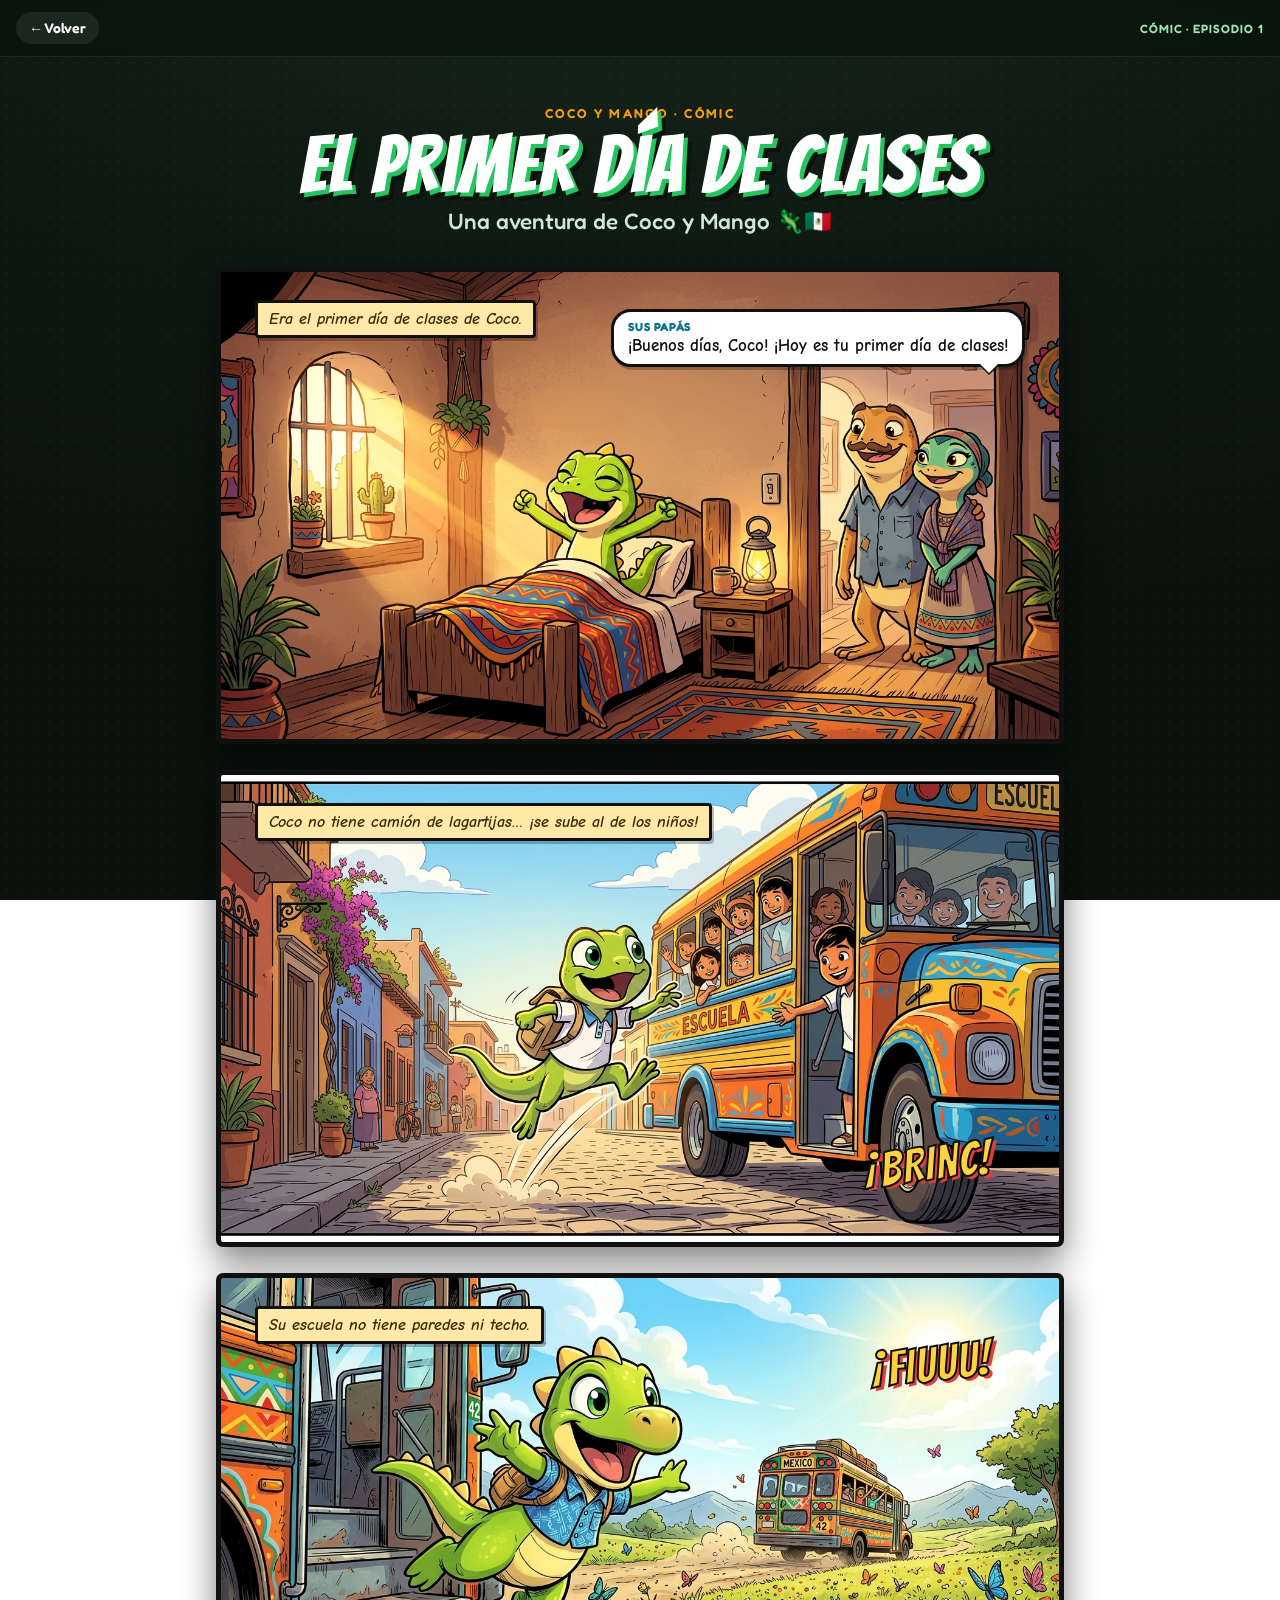
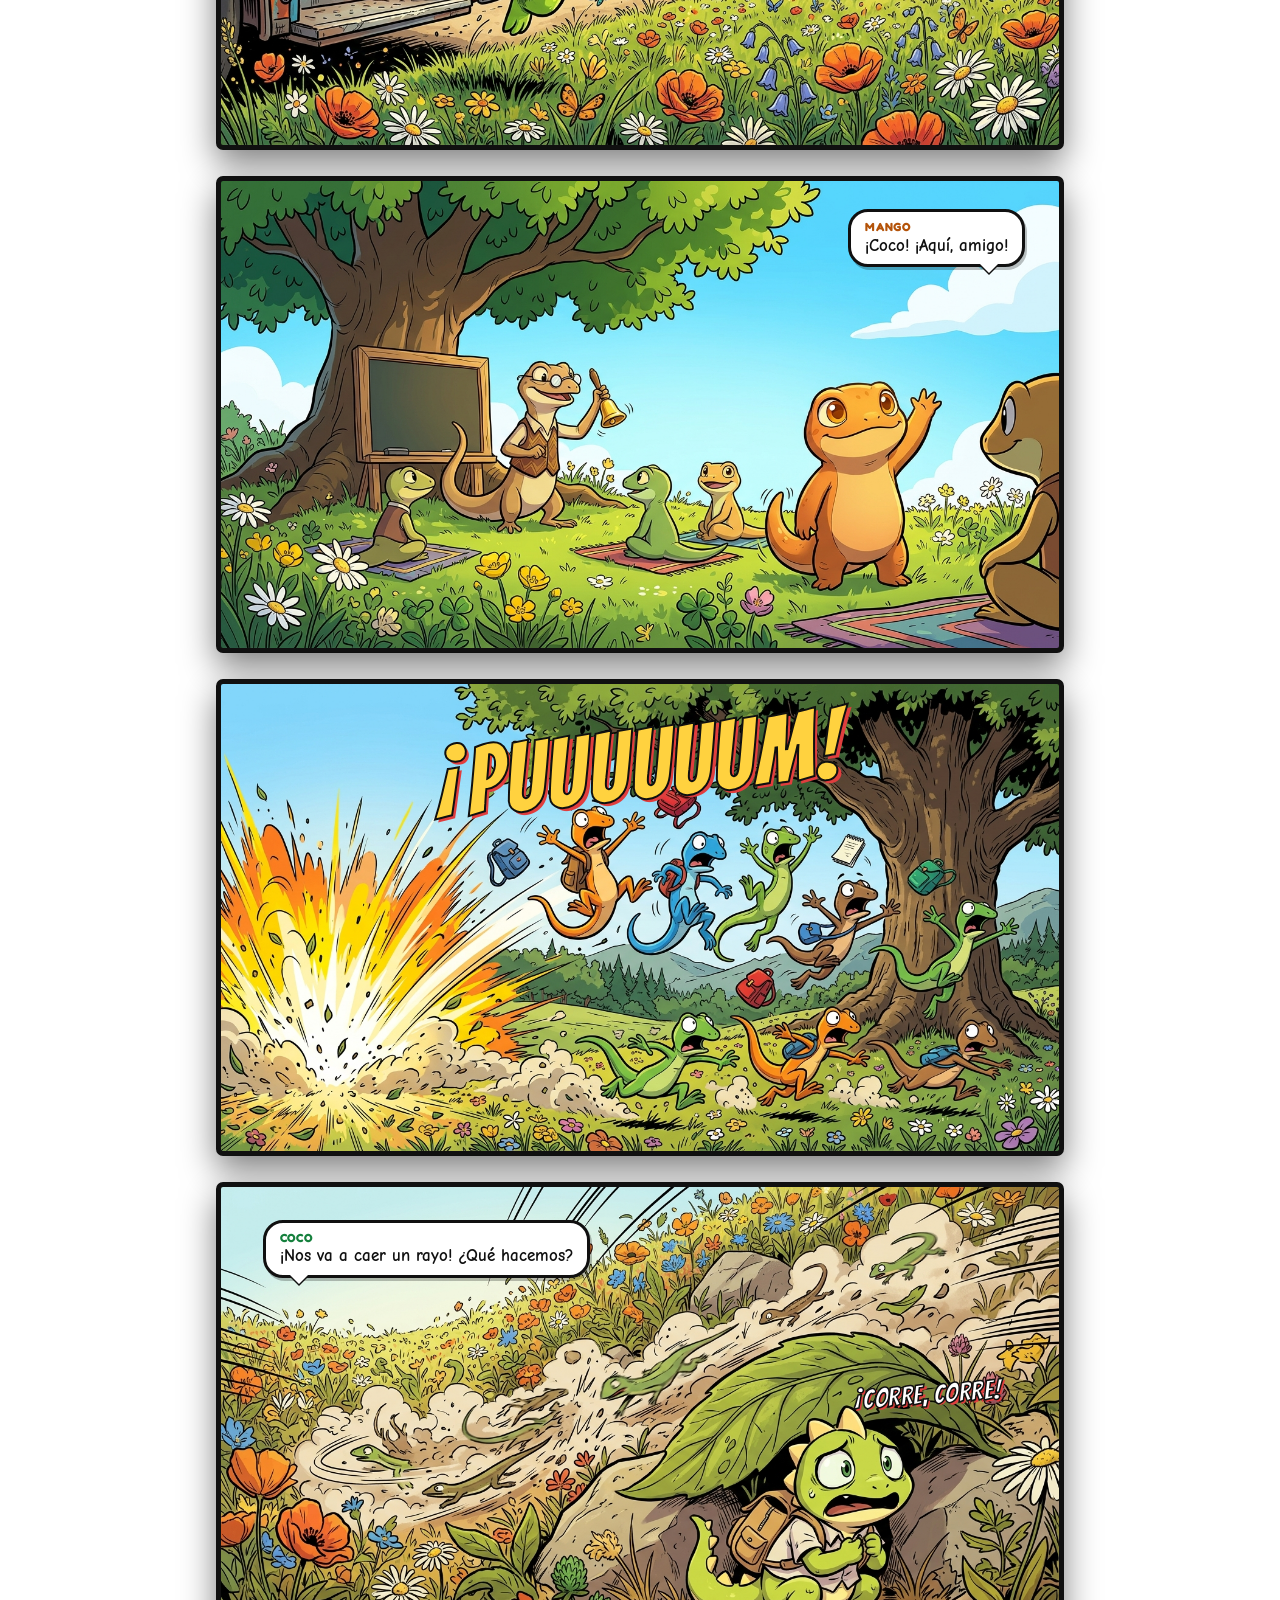
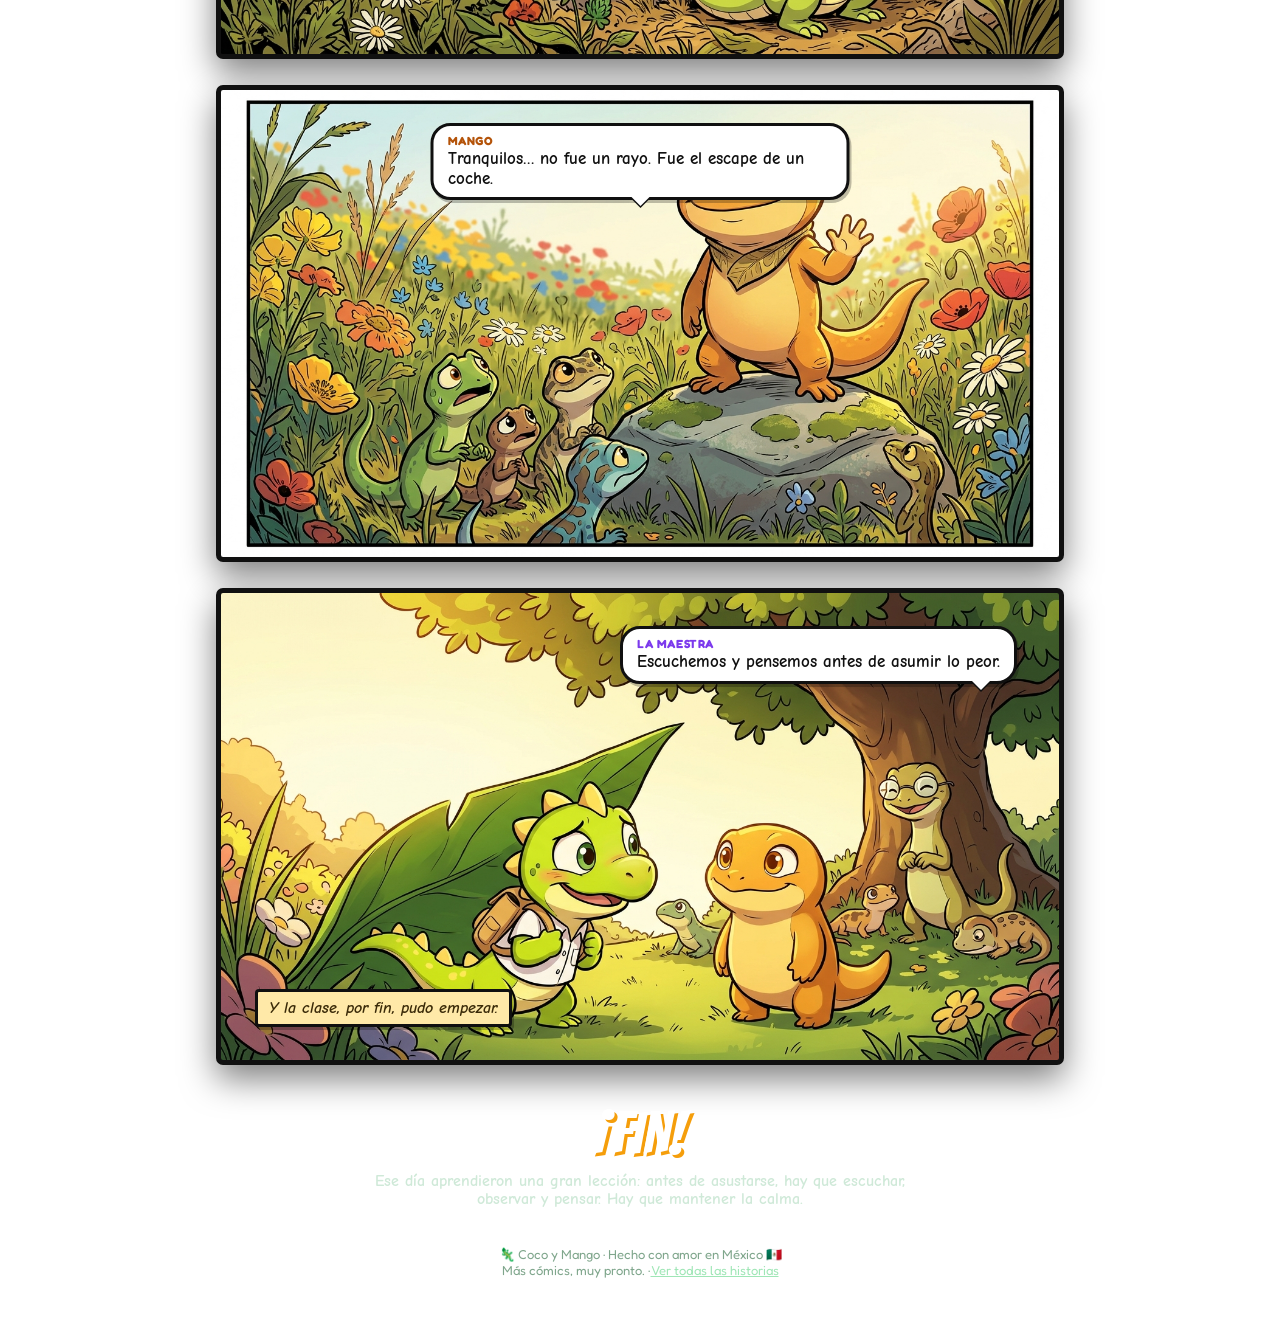
<file: comics/comic01.html>
<!DOCTYPE html>
<html lang="es">
<head>
  <meta charset="UTF-8">
  <title>Coco y Mango · Cómic 1 — El primer día de clases</title>
  <meta name="viewport" content="width=device-width, initial-scale=1.0">
  <meta name="theme-color" content="#0e1a12">
  <link rel="icon" href="data:image/svg+xml,<svg xmlns='http://www.w3.org/2000/svg' viewBox='0 0 100 100'><text y='.9em' font-size='90'>🦎</text></svg>">
  <meta property="og:title" content="Coco y Mango · Cómic — El primer día de clases">
  <meta property="og:description" content="El primer cómic de Coco y Mango. Léelo completo.">
  <meta property="og:image" content="https://victordelrosal.com/CocoyMango/comics/ep01/panel05.png">
  <meta property="og:type" content="article">
  <link rel="preconnect" href="https://fonts.googleapis.com">
  <link rel="preconnect" href="https://fonts.gstatic.com" crossorigin>
  <link href="https://fonts.googleapis.com/css2?family=Bangers&family=Comic+Neue:ital,wght@0,400;0,700;1,700&family=Fredoka:wght@400;500;600;700&display=swap" rel="stylesheet">
  <link rel="stylesheet" href="comic.css">
</head>
<body>
  <script>
    window.COMIC = {
      episode: 1,
      title: 'El primer día de clases',
      sub: 'Una aventura de Coco y Mango 🦎🇲🇽',
      lesson: 'Ese día aprendieron una gran lección: antes de asustarse, hay que escuchar, observar y pensar. Hay que mantener la calma.',
      panels: [
        { img:'ep01/panel01.png', lettering:[
          { type:'caption', text:'Era el primer día de clases de Coco.', style:'top:6%; left:4%;' },
          { type:'balloon', who:'Sus papás', cls:'papas tail-r', text:'¡Buenos días, Coco! ¡Hoy es tu primer día de clases!', style:'top:8%; right:4%;' },
        ]},
        { img:'ep01/panel02.png', lettering:[
          { type:'caption', text:'Coco no tiene camión de lagartijas… ¡se sube al de los niños!', style:'top:6%; left:4%;' },
          { type:'sfx', size:'med', text:'¡BRINC!', style:'bottom:12%; right:8%;' },
        ]},
        { img:'ep01/panel03.png', lettering:[
          { type:'caption', text:'Su escuela no tiene paredes ni techo.', style:'top:6%; left:4%;' },
          { type:'sfx', size:'med', text:'¡FIUUU!', style:'top:14%; right:8%;' },
        ]},
        { img:'ep01/panel04.png', lettering:[
          { type:'balloon', who:'Mango', cls:'mango tail-r', text:'¡Coco! ¡Aquí, amigo!', style:'top:6%; right:4%;' },
        ]},
        { img:'ep01/panel05.png', lettering:[
          { type:'sfx', size:'big', text:'¡PUUUUUUM!', style:'top:8%; left:50%; transform:translateX(-50%) rotate(-6deg);' },
        ]},
        { img:'ep01/panel06.png', lettering:[
          { type:'balloon', who:'Coco', cls:'coco tail-l', text:'¡Nos va a caer un rayo! ¿Qué hacemos?', style:'top:7%; left:5%;' },
          { type:'sfx', size:'sm', text:'¡corre, corre!', style:'top:42%; right:7%;' },
        ]},
        { img:'ep01/panel07.png', lettering:[
          { type:'balloon', who:'Mango', cls:'mango tail-c', text:'Tranquilos… no fue un rayo. Fue el escape de un coche.', style:'top:7%; left:50%; transform:translateX(-50%);' },
        ]},
        { img:'ep01/panel08.png', lettering:[
          { type:'balloon', who:'La maestra', cls:'maestra tail-r', text:'Escuchemos y pensemos antes de asumir lo peor.', style:'top:7%; right:5%;' },
          { type:'caption', text:'Y la clase, por fin, pudo empezar.', style:'bottom:7%; left:4%;' },
        ]},
      ],
    };
  </script>
  <script src="comic.js"></script>
</body>
</html>
</file>
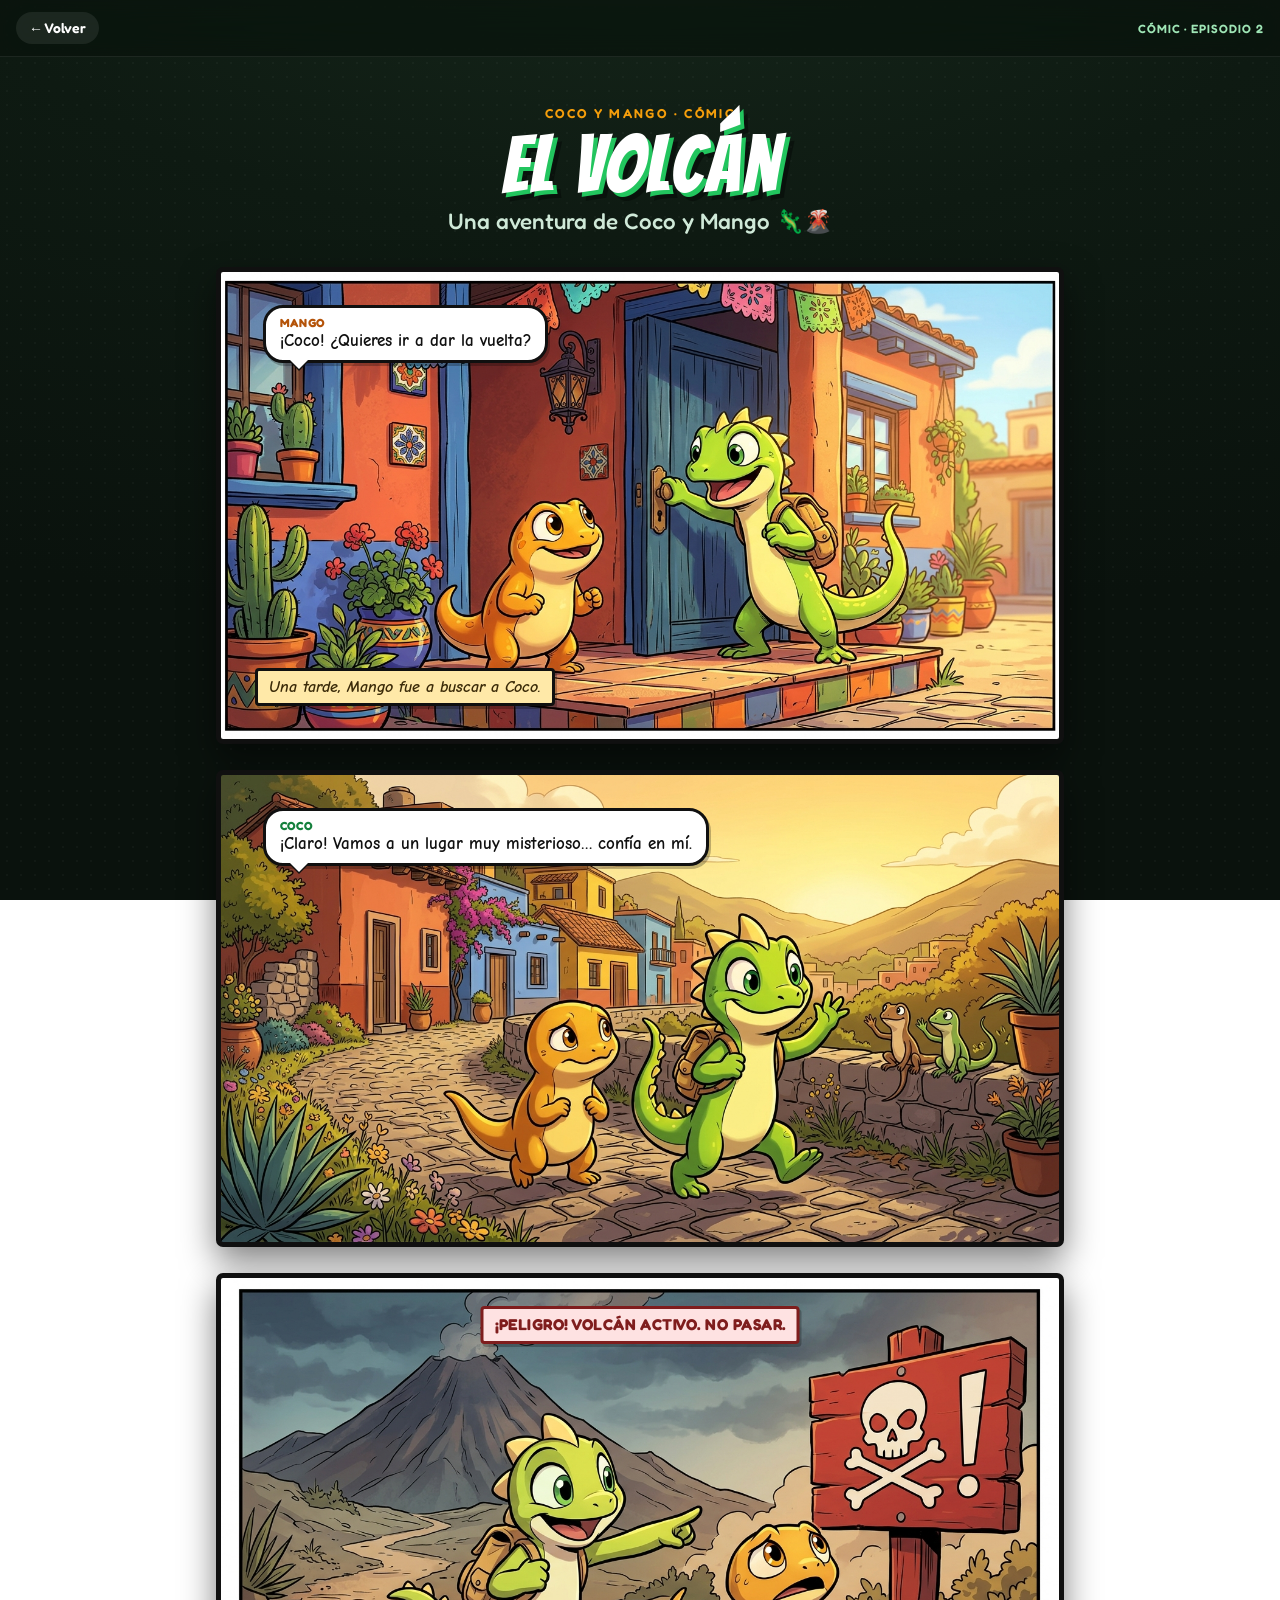
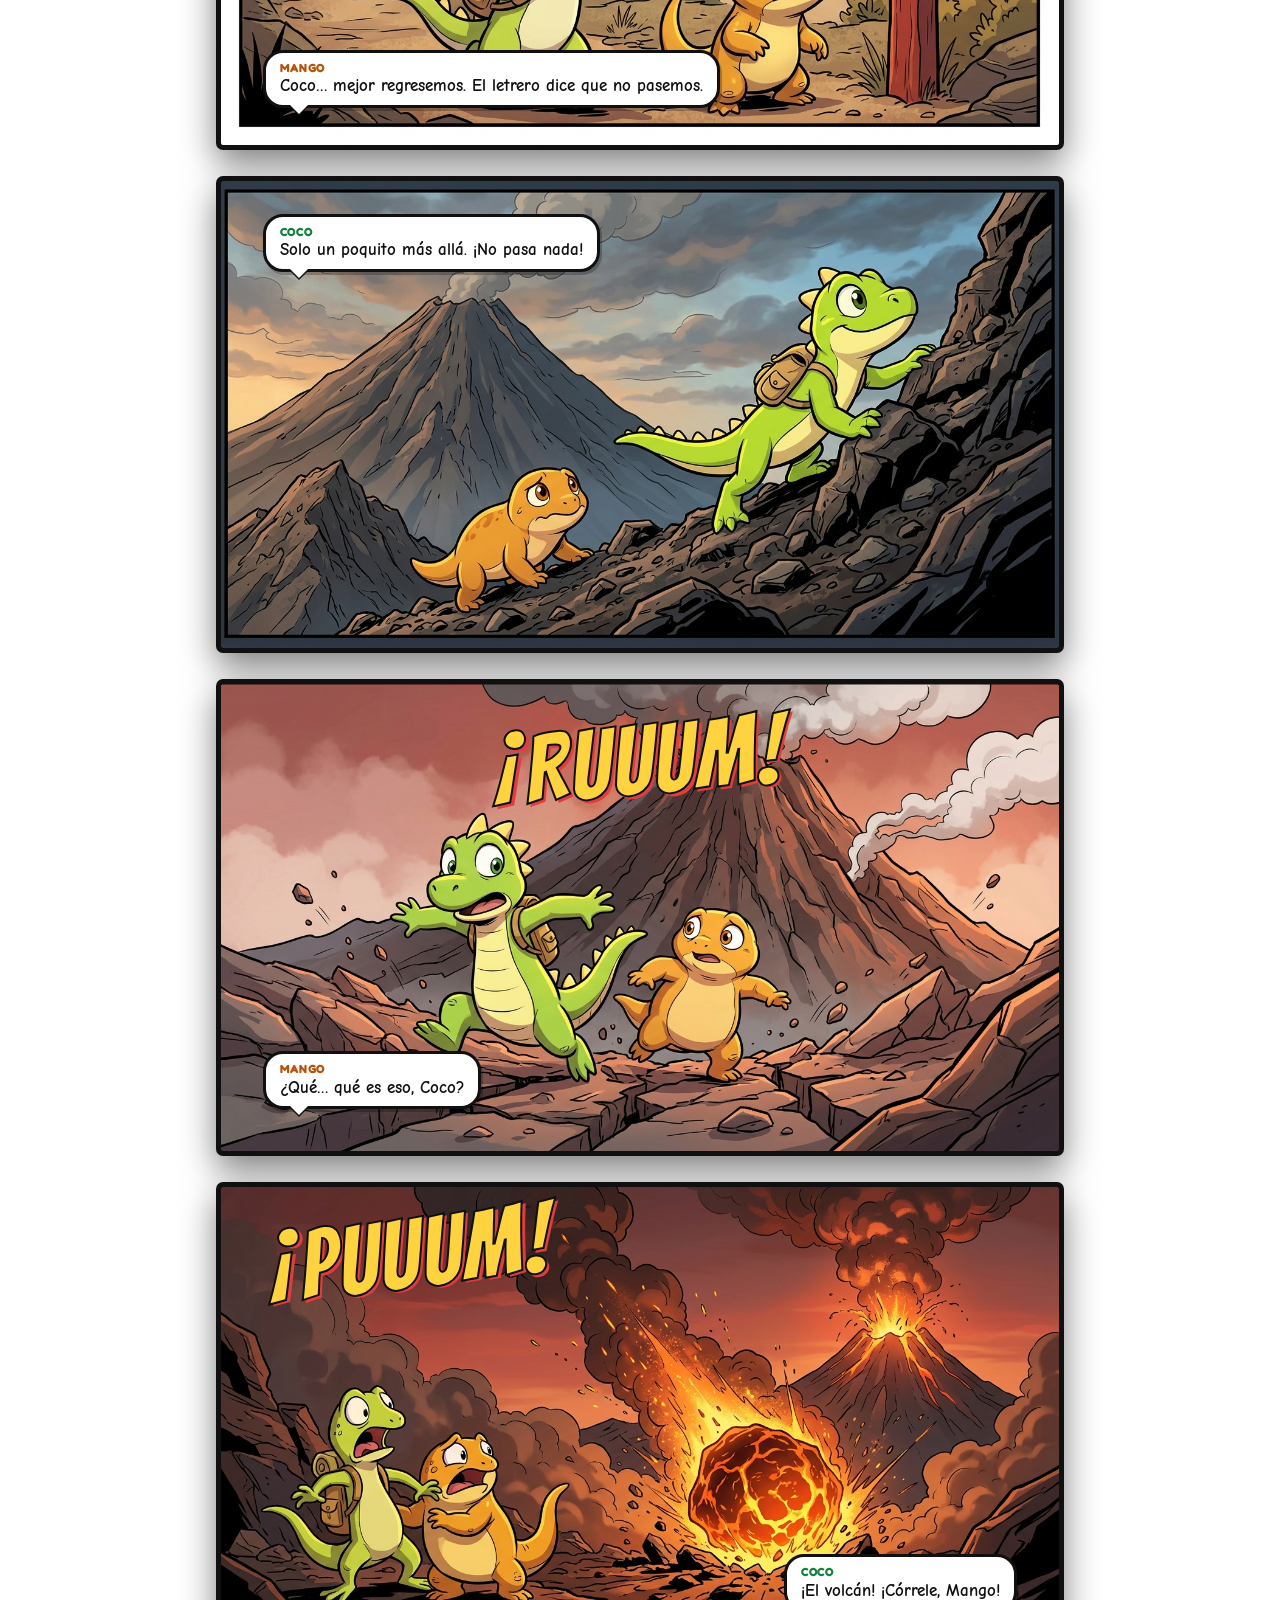
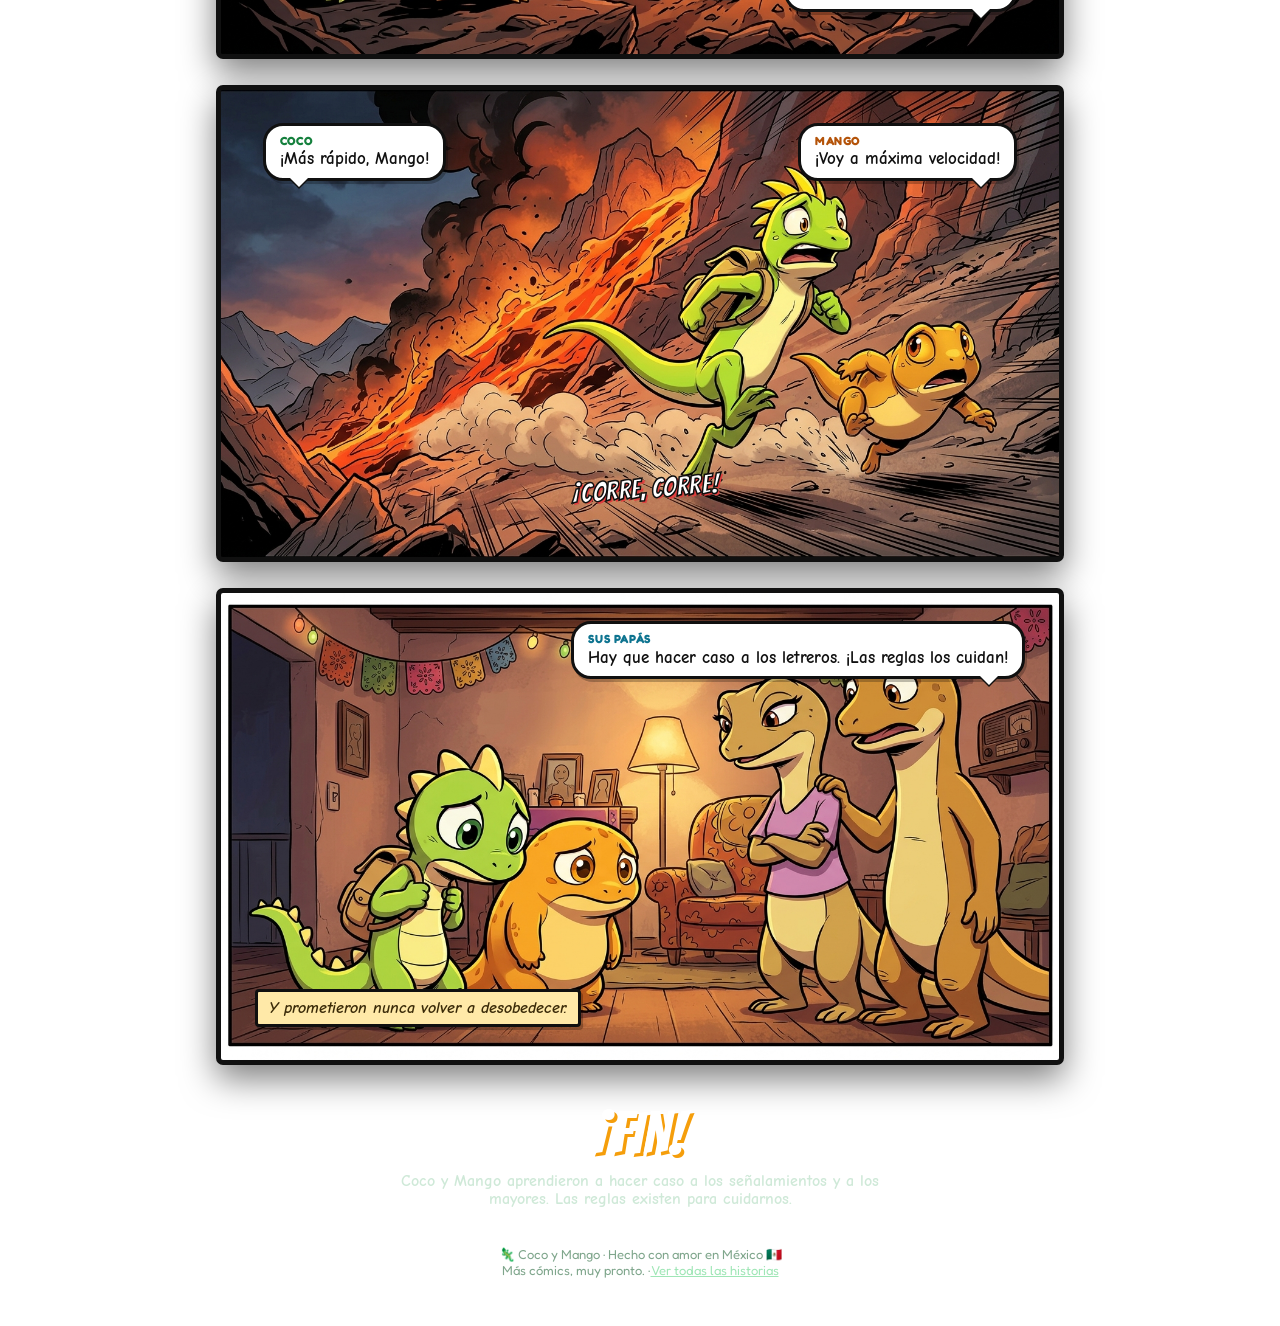
<file: comics/comic02.html>
<!DOCTYPE html>
<html lang="es">
<head>
  <meta charset="UTF-8">
  <title>Coco y Mango · Cómic 2 — El volcán</title>
  <meta name="viewport" content="width=device-width, initial-scale=1.0">
  <meta name="theme-color" content="#0e1a12">
  <link rel="icon" href="data:image/svg+xml,<svg xmlns='http://www.w3.org/2000/svg' viewBox='0 0 100 100'><text y='.9em' font-size='90'>🦎</text></svg>">
  <meta property="og:title" content="Coco y Mango · Cómic — El volcán">
  <meta property="og:description" content="El segundo cómic de Coco y Mango. Léelo completo.">
  <meta property="og:image" content="https://victordelrosal.com/CocoyMango/comics/ep02/panel06.png">
  <meta property="og:type" content="article">
  <link rel="preconnect" href="https://fonts.googleapis.com">
  <link rel="preconnect" href="https://fonts.gstatic.com" crossorigin>
  <link href="https://fonts.googleapis.com/css2?family=Bangers&family=Comic+Neue:ital,wght@0,400;0,700;1,700&family=Fredoka:wght@400;500;600;700&display=swap" rel="stylesheet">
  <link rel="stylesheet" href="comic.css">
</head>
<body>
  <script>
    window.COMIC = {
      episode: 2,
      title: 'El volcán',
      sub: 'Una aventura de Coco y Mango 🦎🌋',
      lesson: 'Coco y Mango aprendieron a hacer caso a los señalamientos y a los mayores. Las reglas existen para cuidarnos.',
      panels: [
        { img:'ep02/panel01.png', lettering:[
          { type:'balloon', who:'Mango', cls:'mango tail-l', text:'¡Coco! ¿Quieres ir a dar la vuelta?', style:'top:7%; left:5%;' },
          { type:'caption', text:'Una tarde, Mango fue a buscar a Coco.', style:'bottom:7%; left:4%;' },
        ]},
        { img:'ep02/panel02.png', lettering:[
          { type:'balloon', who:'Coco', cls:'coco tail-l', text:'¡Claro! Vamos a un lugar muy misterioso… confía en mí.', style:'top:7%; left:5%;' },
        ]},
        { img:'ep02/panel03.png', lettering:[
          { type:'caption', cls:'warn', text:'¡Peligro! Volcán activo. No pasar.', style:'top:6%; left:50%; transform:translateX(-50%);' },
          { type:'balloon', who:'Mango', cls:'mango tail-l', text:'Coco… mejor regresemos. El letrero dice que no pasemos.', style:'bottom:8%; left:5%;' },
        ]},
        { img:'ep02/panel04.png', lettering:[
          { type:'balloon', who:'Coco', cls:'coco tail-l', text:'Solo un poquito más allá. ¡No pasa nada!', style:'top:7%; left:5%;' },
        ]},
        { img:'ep02/panel05.png', lettering:[
          { type:'sfx', size:'big', text:'¡RUUUM!', style:'top:7%; left:50%; transform:translateX(-50%) rotate(-5deg);' },
          { type:'balloon', who:'Mango', cls:'mango tail-l', text:'¿Qué… qué es eso, Coco?', style:'bottom:9%; left:5%;' },
        ]},
        { img:'ep02/panel06.png', lettering:[
          { type:'sfx', size:'big', text:'¡PUUUM!', style:'top:5%; left:6%;' },
          { type:'balloon', who:'Coco', cls:'coco tail-r', text:'¡El volcán! ¡Córrele, Mango!', style:'bottom:9%; right:5%;' },
        ]},
        { img:'ep02/panel07.png', lettering:[
          { type:'balloon', who:'Coco', cls:'coco tail-l', text:'¡Más rápido, Mango!', style:'top:7%; left:5%;' },
          { type:'balloon', who:'Mango', cls:'mango tail-r', text:'¡Voy a máxima velocidad!', style:'top:7%; right:5%;' },
          { type:'sfx', size:'sm', text:'¡corre, corre!', style:'bottom:12%; left:42%;' },
        ]},
        { img:'ep02/panel08.png', lettering:[
          { type:'balloon', who:'Sus papás', cls:'papas tail-r', text:'Hay que hacer caso a los letreros. ¡Las reglas los cuidan!', style:'top:6%; right:4%;' },
          { type:'caption', text:'Y prometieron nunca volver a desobedecer.', style:'bottom:7%; left:4%;' },
        ]},
      ],
    };
  </script>
  <script src="comic.js"></script>
</body>
</html>
</file>
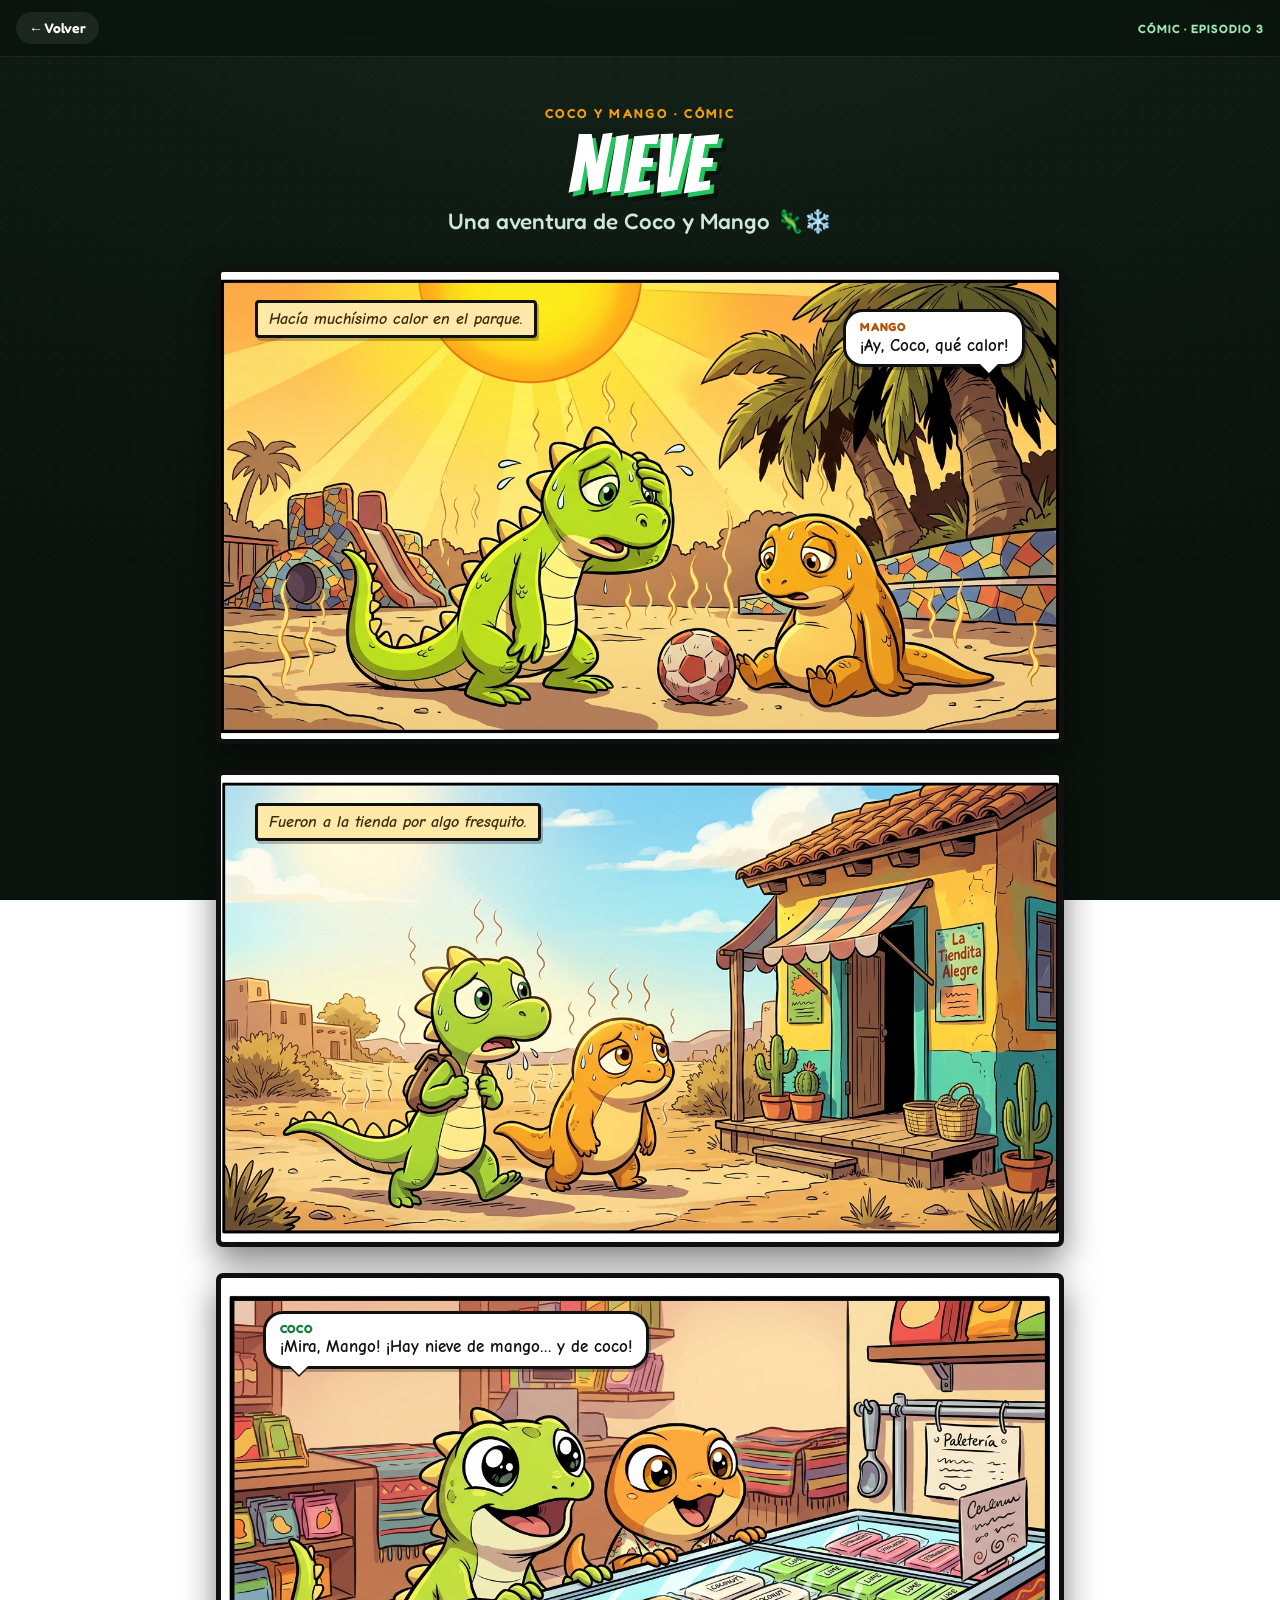
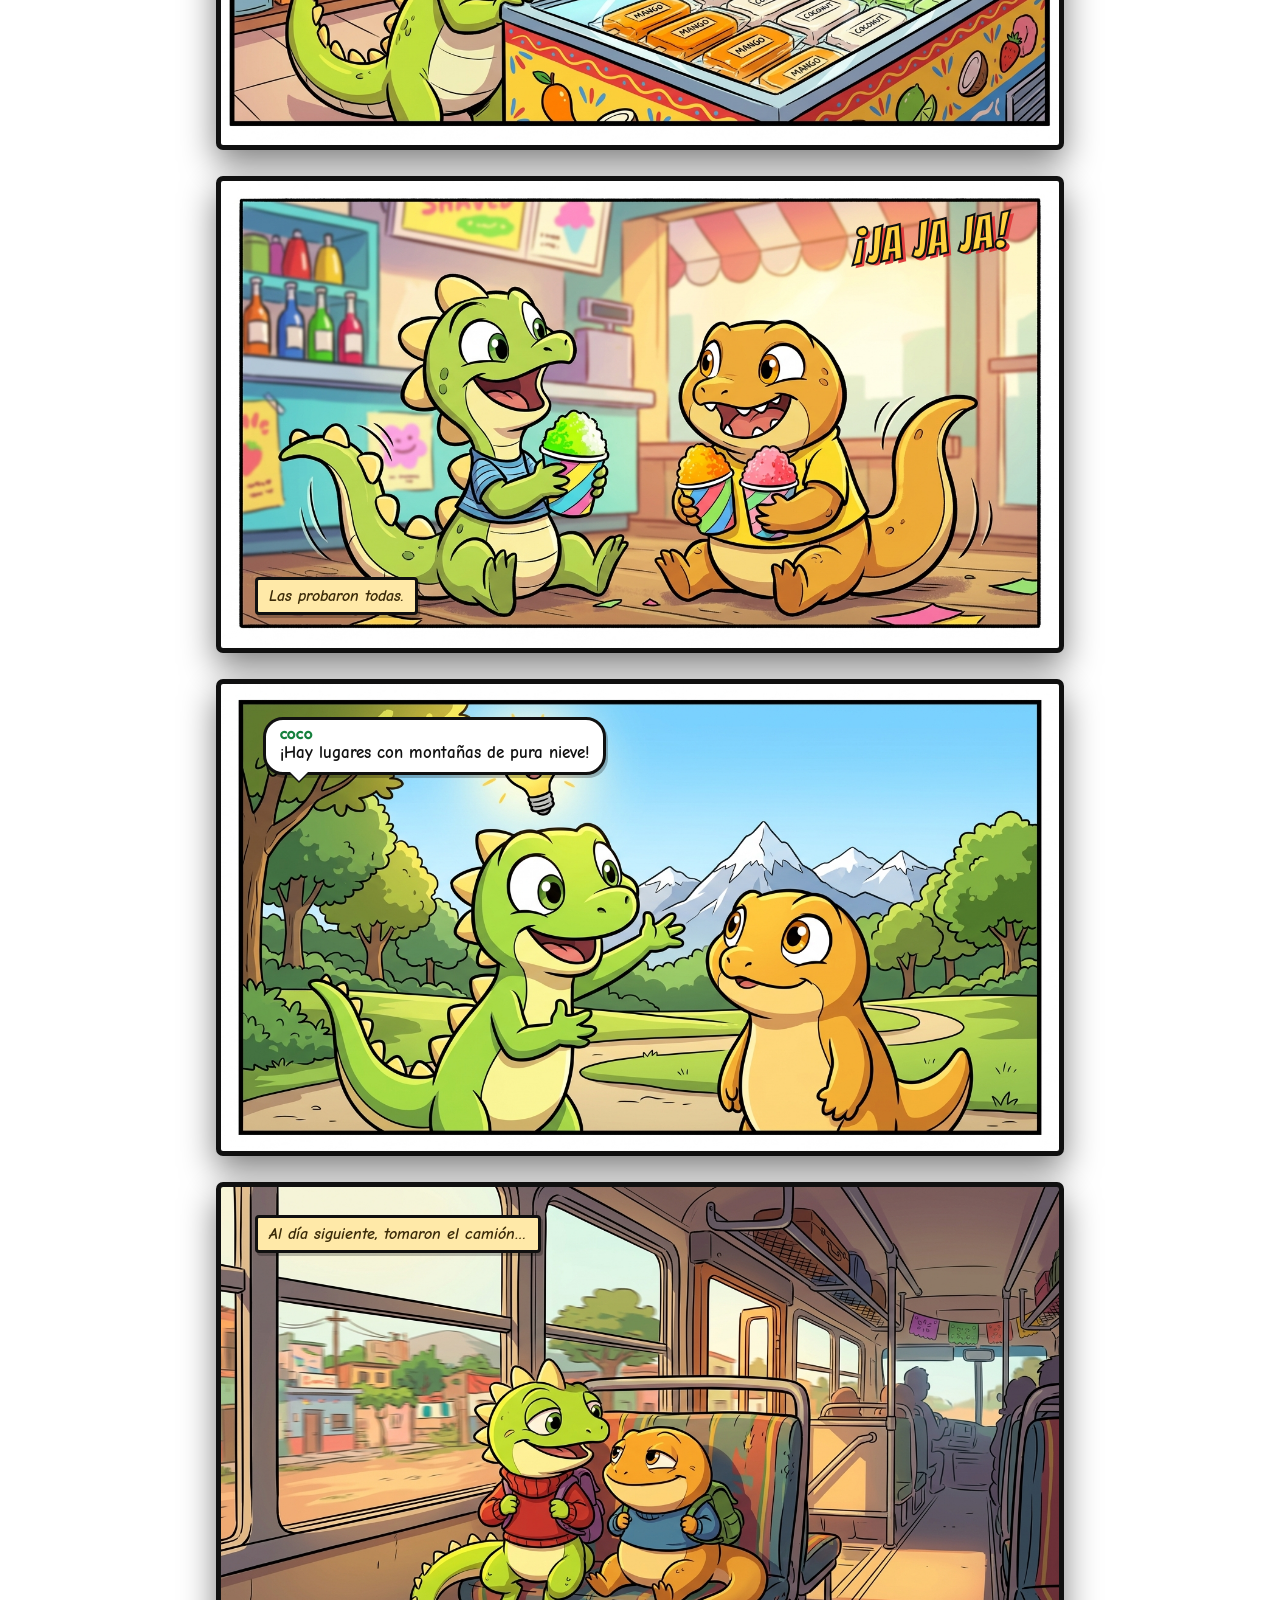
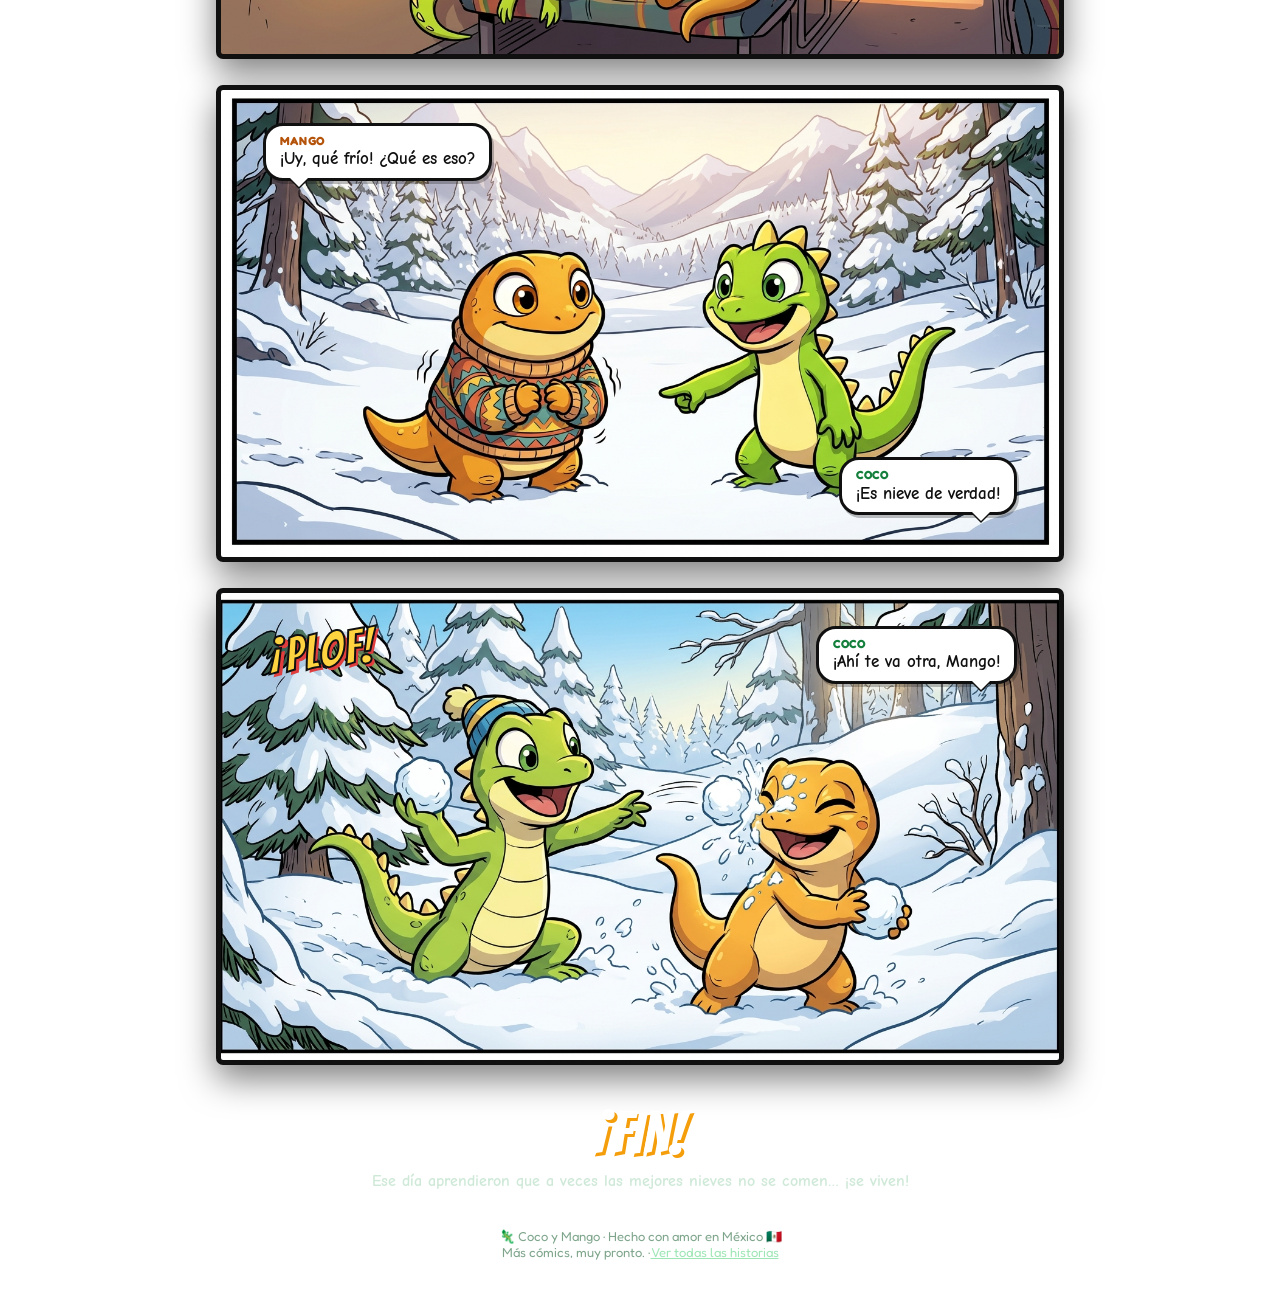
<file: comics/comic03.html>
<!DOCTYPE html>
<html lang="es">
<head>
  <meta charset="UTF-8">
  <title>Coco y Mango · Cómic 3 — Nieve</title>
  <meta name="viewport" content="width=device-width, initial-scale=1.0">
  <meta name="theme-color" content="#0e1a12">
  <link rel="icon" href="data:image/svg+xml,<svg xmlns='http://www.w3.org/2000/svg' viewBox='0 0 100 100'><text y='.9em' font-size='90'>🦎</text></svg>">
  <meta property="og:title" content="Coco y Mango · Cómic — Nieve">
  <meta property="og:description" content="El tercer cómic de Coco y Mango. Léelo completo.">
  <meta property="og:image" content="https://victordelrosal.com/CocoyMango/comics/ep03/panel07.png">
  <meta property="og:type" content="article">
  <link rel="preconnect" href="https://fonts.googleapis.com">
  <link rel="preconnect" href="https://fonts.gstatic.com" crossorigin>
  <link href="https://fonts.googleapis.com/css2?family=Bangers&family=Comic+Neue:ital,wght@0,400;0,700;1,700&family=Fredoka:wght@400;500;600;700&display=swap" rel="stylesheet">
  <link rel="stylesheet" href="comic.css">
</head>
<body>
  <script>
    window.COMIC = {
      episode: 3,
      title: 'Nieve',
      sub: 'Una aventura de Coco y Mango 🦎❄️',
      lesson: 'Ese día aprendieron que a veces las mejores nieves no se comen… ¡se viven!',
      panels: [
        { img:'ep03/panel01.png', lettering:[
          { type:'caption', text:'Hacía muchísimo calor en el parque.', style:'top:6%; left:4%;' },
          { type:'balloon', who:'Mango', cls:'mango tail-r', text:'¡Ay, Coco, qué calor!', style:'top:8%; right:4%;' },
        ]},
        { img:'ep03/panel02.png', lettering:[
          { type:'caption', text:'Fueron a la tienda por algo fresquito.', style:'top:6%; left:4%;' },
        ]},
        { img:'ep03/panel03.png', lettering:[
          { type:'balloon', who:'Coco', cls:'coco tail-l', text:'¡Mira, Mango! ¡Hay nieve de mango… y de coco!', style:'top:7%; left:5%;' },
        ]},
        { img:'ep03/panel04.png', lettering:[
          { type:'sfx', size:'med', text:'¡JA JA JA!', style:'top:8%; right:6%;' },
          { type:'caption', text:'Las probaron todas.', style:'bottom:7%; left:4%;' },
        ]},
        { img:'ep03/panel05.png', lettering:[
          { type:'balloon', who:'Coco', cls:'coco tail-l', text:'¡Hay lugares con montañas de pura nieve!', style:'top:7%; left:5%;' },
        ]},
        { img:'ep03/panel06.png', lettering:[
          { type:'caption', text:'Al día siguiente, tomaron el camión…', style:'top:6%; left:4%;' },
        ]},
        { img:'ep03/panel07.png', lettering:[
          { type:'balloon', who:'Mango', cls:'mango tail-l', text:'¡Uy, qué frío! ¿Qué es eso?', style:'top:7%; left:5%;' },
          { type:'balloon', who:'Coco', cls:'coco tail-r', text:'¡Es nieve de verdad!', style:'bottom:9%; right:5%;' },
        ]},
        { img:'ep03/panel08.png', lettering:[
          { type:'sfx', size:'med', text:'¡PLOF!', style:'top:8%; left:6%;' },
          { type:'balloon', who:'Coco', cls:'coco tail-r', text:'¡Ahí te va otra, Mango!', style:'top:7%; right:5%;' },
        ]},
      ],
    };
  </script>
  <script src="comic.js"></script>
</body>
</html>
</file>
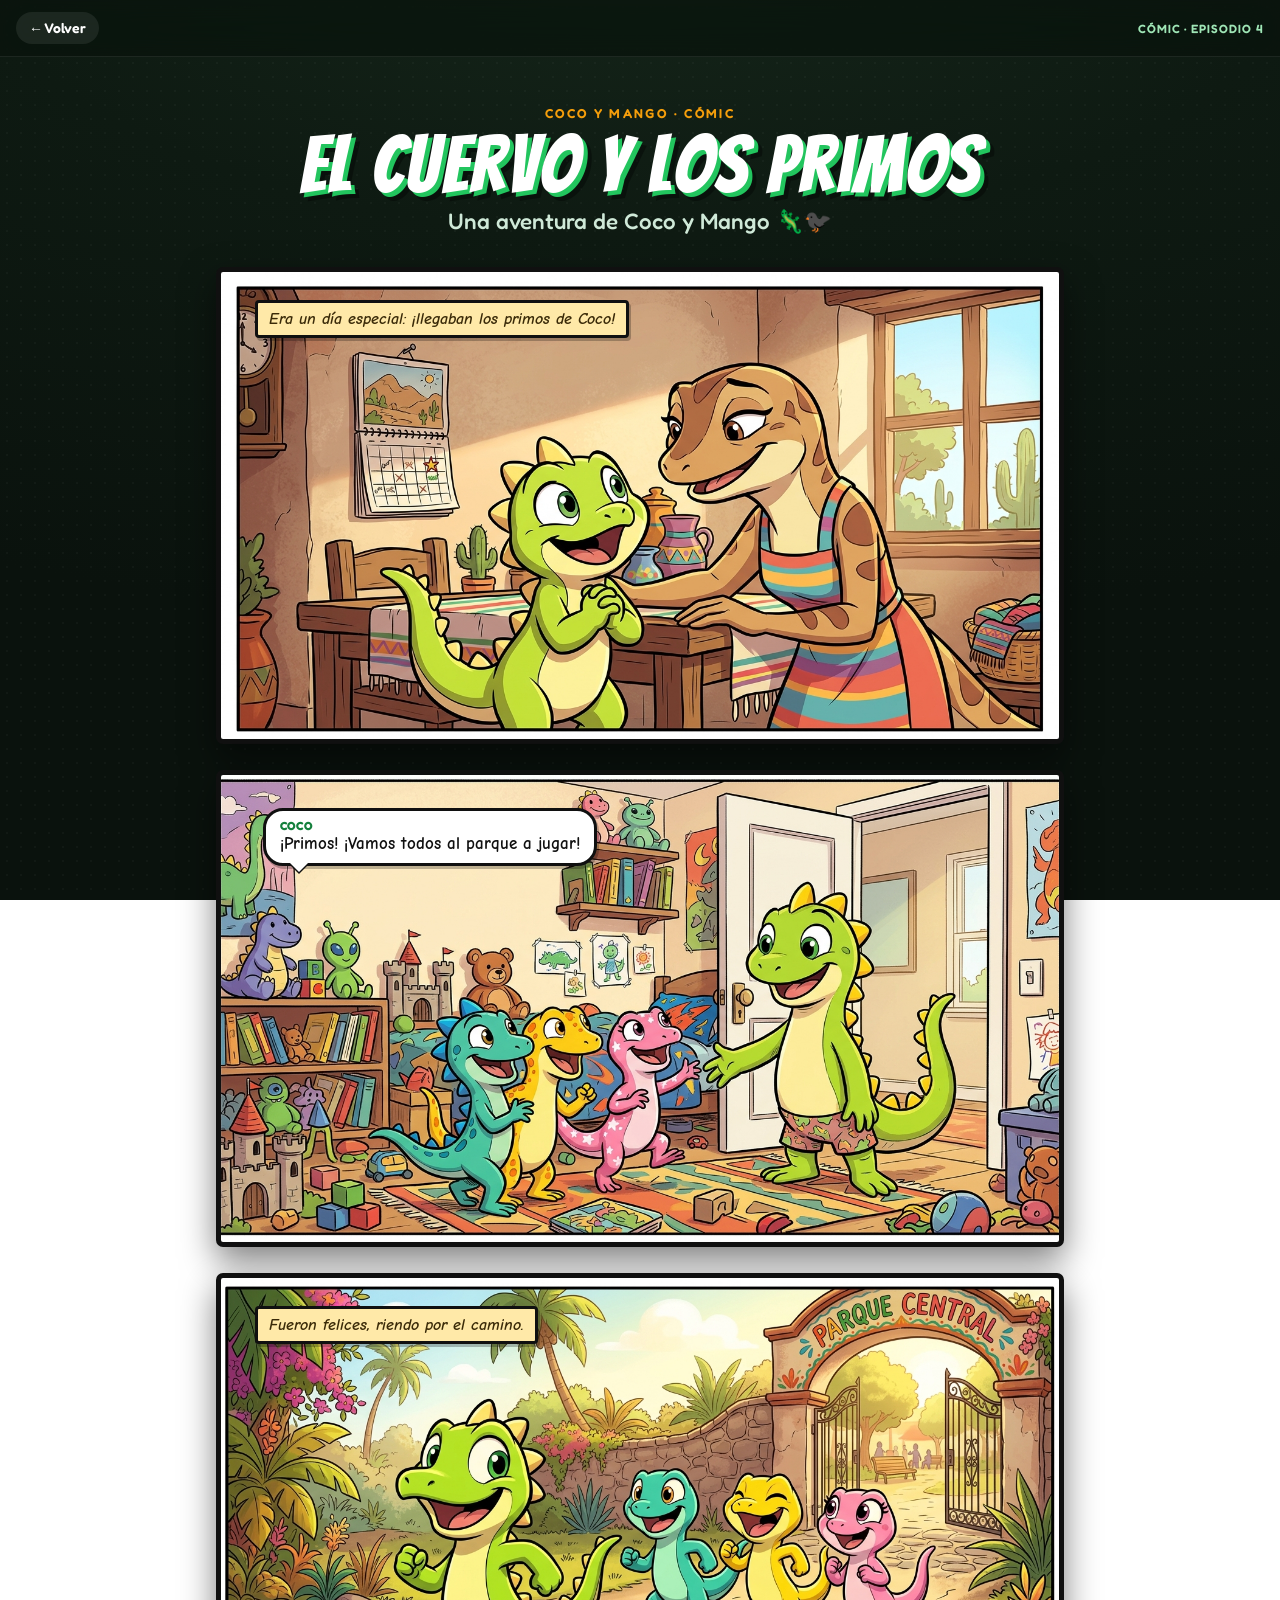
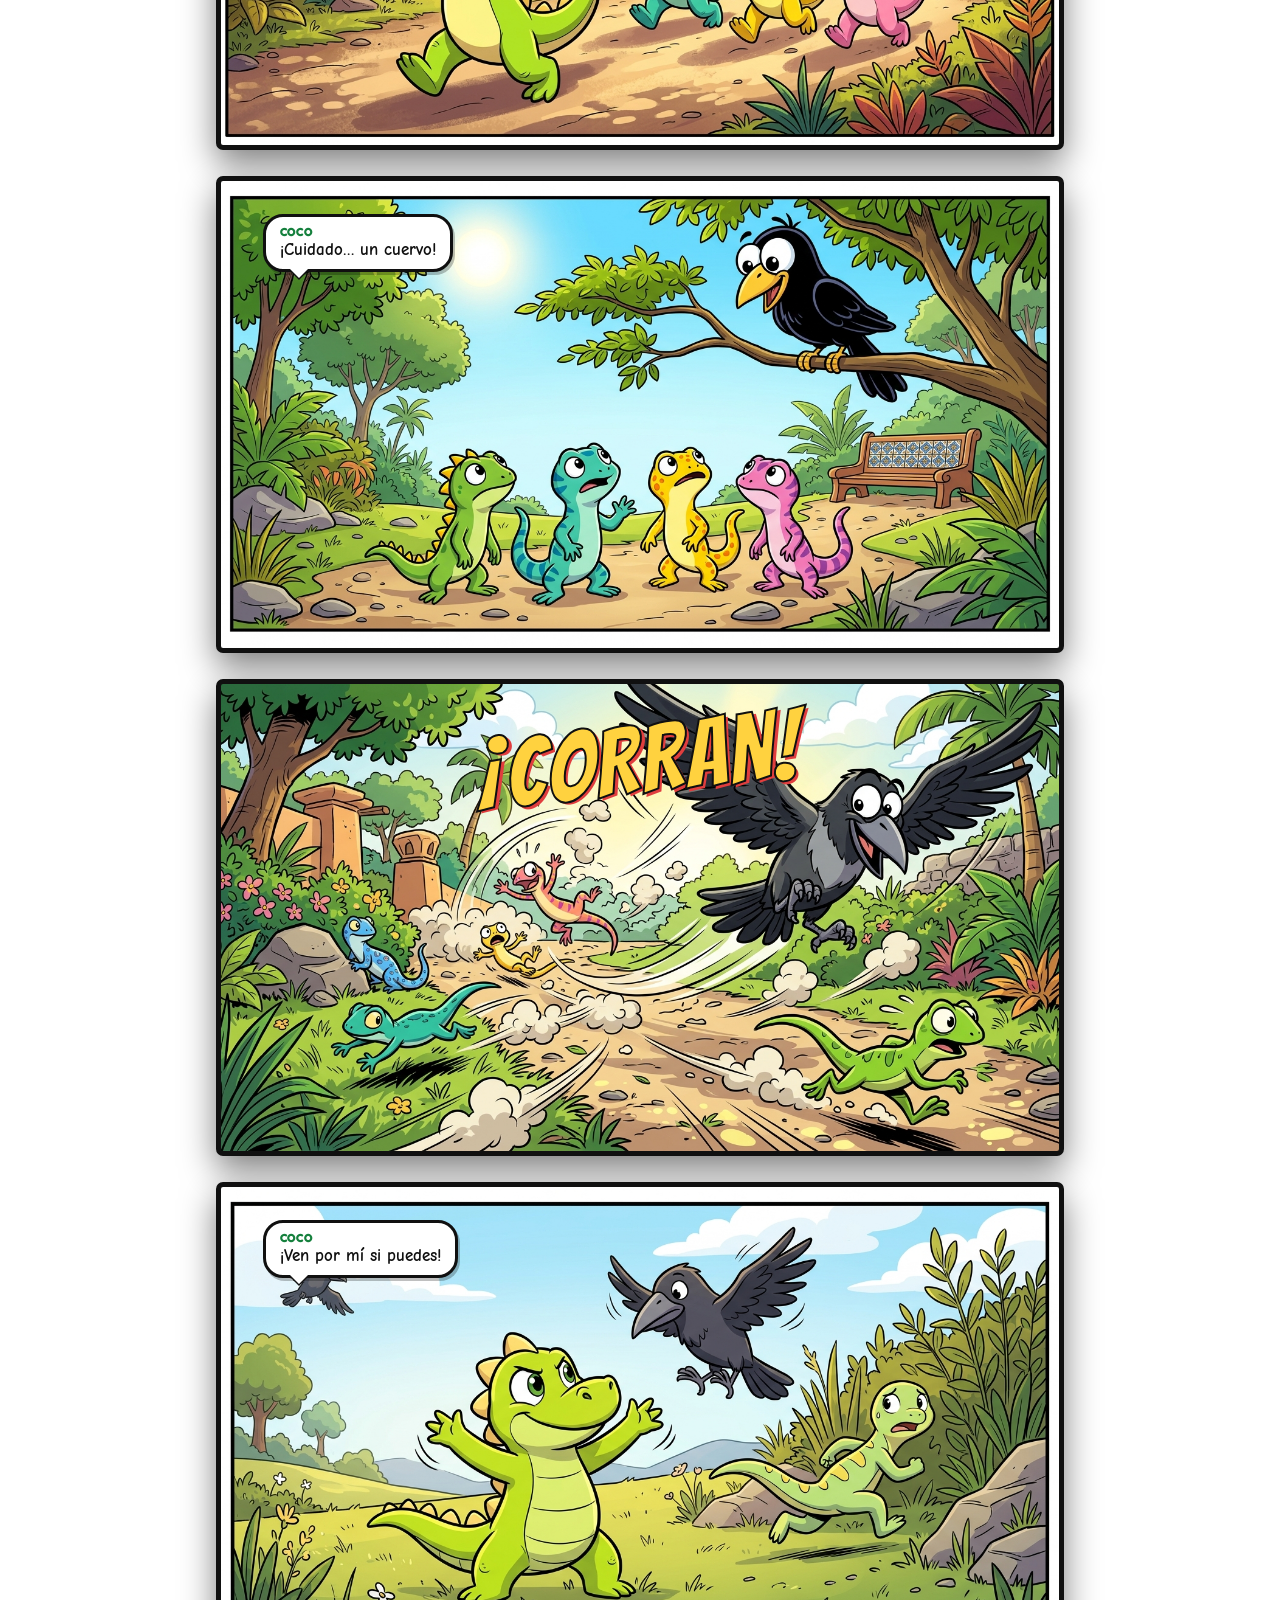
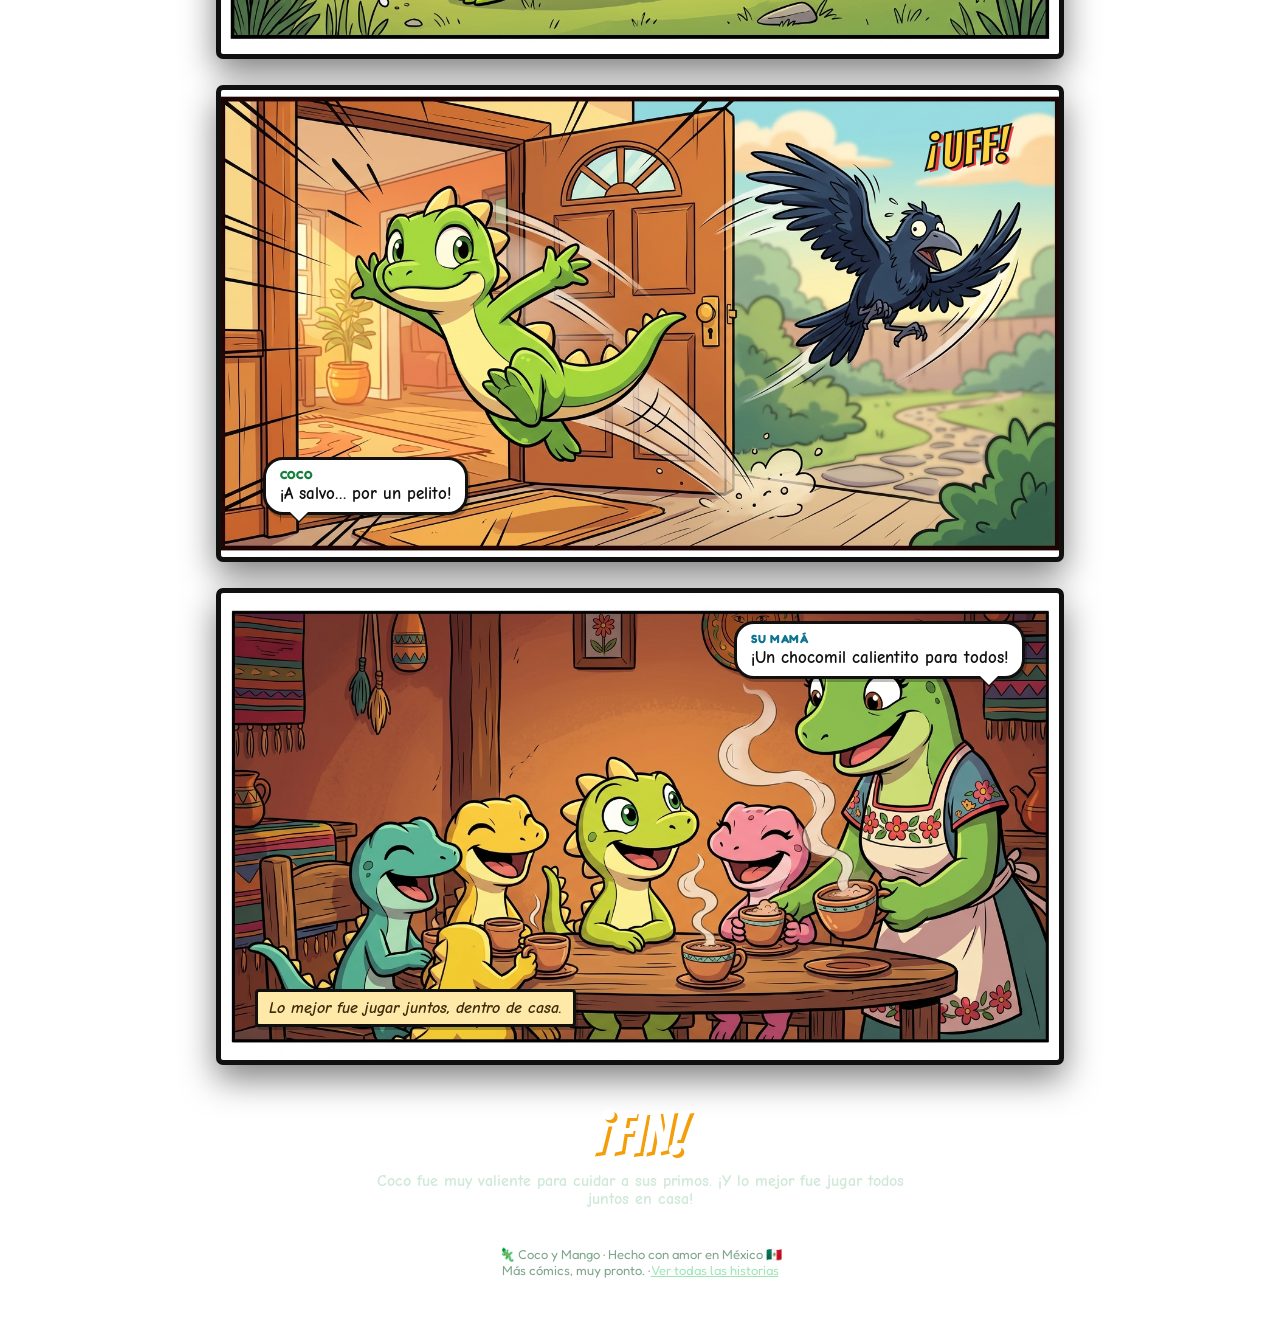
<file: comics/comic04.html>
<!DOCTYPE html>
<html lang="es">
<head>
  <meta charset="UTF-8">
  <title>Coco y Mango · Cómic 4 — El cuervo y los primos</title>
  <meta name="viewport" content="width=device-width, initial-scale=1.0">
  <meta name="theme-color" content="#0e1a12">
  <link rel="icon" href="data:image/svg+xml,<svg xmlns='http://www.w3.org/2000/svg' viewBox='0 0 100 100'><text y='.9em' font-size='90'>🦎</text></svg>">
  <meta property="og:title" content="Coco y Mango · Cómic — El cuervo y los primos">
  <meta property="og:description" content="El cuarto cómic de Coco y Mango. Léelo completo.">
  <meta property="og:image" content="https://victordelrosal.com/CocoyMango/comics/ep04/panel06.png">
  <meta property="og:type" content="article">
  <link rel="preconnect" href="https://fonts.googleapis.com">
  <link rel="preconnect" href="https://fonts.gstatic.com" crossorigin>
  <link href="https://fonts.googleapis.com/css2?family=Bangers&family=Comic+Neue:ital,wght@0,400;0,700;1,700&family=Fredoka:wght@400;500;600;700&display=swap" rel="stylesheet">
  <link rel="stylesheet" href="comic.css">
</head>
<body>
  <script>
    window.COMIC = {
      episode: 4,
      title: 'El cuervo y los primos',
      sub: 'Una aventura de Coco y Mango 🦎🐦‍⬛',
      lesson: 'Coco fue muy valiente para cuidar a sus primos. ¡Y lo mejor fue jugar todos juntos en casa!',
      panels: [
        { img:'ep04/panel01.png', lettering:[
          { type:'caption', text:'Era un día especial: ¡llegaban los primos de Coco!', style:'top:6%; left:4%;' },
        ]},
        { img:'ep04/panel02.png', lettering:[
          { type:'balloon', who:'Coco', cls:'coco tail-l', text:'¡Primos! ¡Vamos todos al parque a jugar!', style:'top:7%; left:5%;' },
        ]},
        { img:'ep04/panel03.png', lettering:[
          { type:'caption', text:'Fueron felices, riendo por el camino.', style:'top:6%; left:4%;' },
        ]},
        { img:'ep04/panel04.png', lettering:[
          { type:'balloon', who:'Coco', cls:'coco tail-l', text:'¡Cuidado… un cuervo!', style:'top:7%; left:5%;' },
        ]},
        { img:'ep04/panel05.png', lettering:[
          { type:'sfx', size:'big', text:'¡CORRAN!', style:'top:7%; left:50%; transform:translateX(-50%) rotate(-6deg);' },
        ]},
        { img:'ep04/panel06.png', lettering:[
          { type:'balloon', who:'Coco', cls:'coco tail-l', text:'¡Ven por mí si puedes!', style:'top:7%; left:5%;' },
        ]},
        { img:'ep04/panel07.png', lettering:[
          { type:'sfx', size:'med', text:'¡UFF!', style:'top:8%; right:6%;' },
          { type:'balloon', who:'Coco', cls:'coco tail-l', text:'¡A salvo… por un pelito!', style:'bottom:9%; left:5%;' },
        ]},
        { img:'ep04/panel08.png', lettering:[
          { type:'balloon', who:'Su mamá', cls:'papas tail-r', text:'¡Un chocomil calientito para todos!', style:'top:6%; right:4%;' },
          { type:'caption', text:'Lo mejor fue jugar juntos, dentro de casa.', style:'bottom:7%; left:4%;' },
        ]},
      ],
    };
  </script>
  <script src="comic.js"></script>
</body>
</html>
</file>
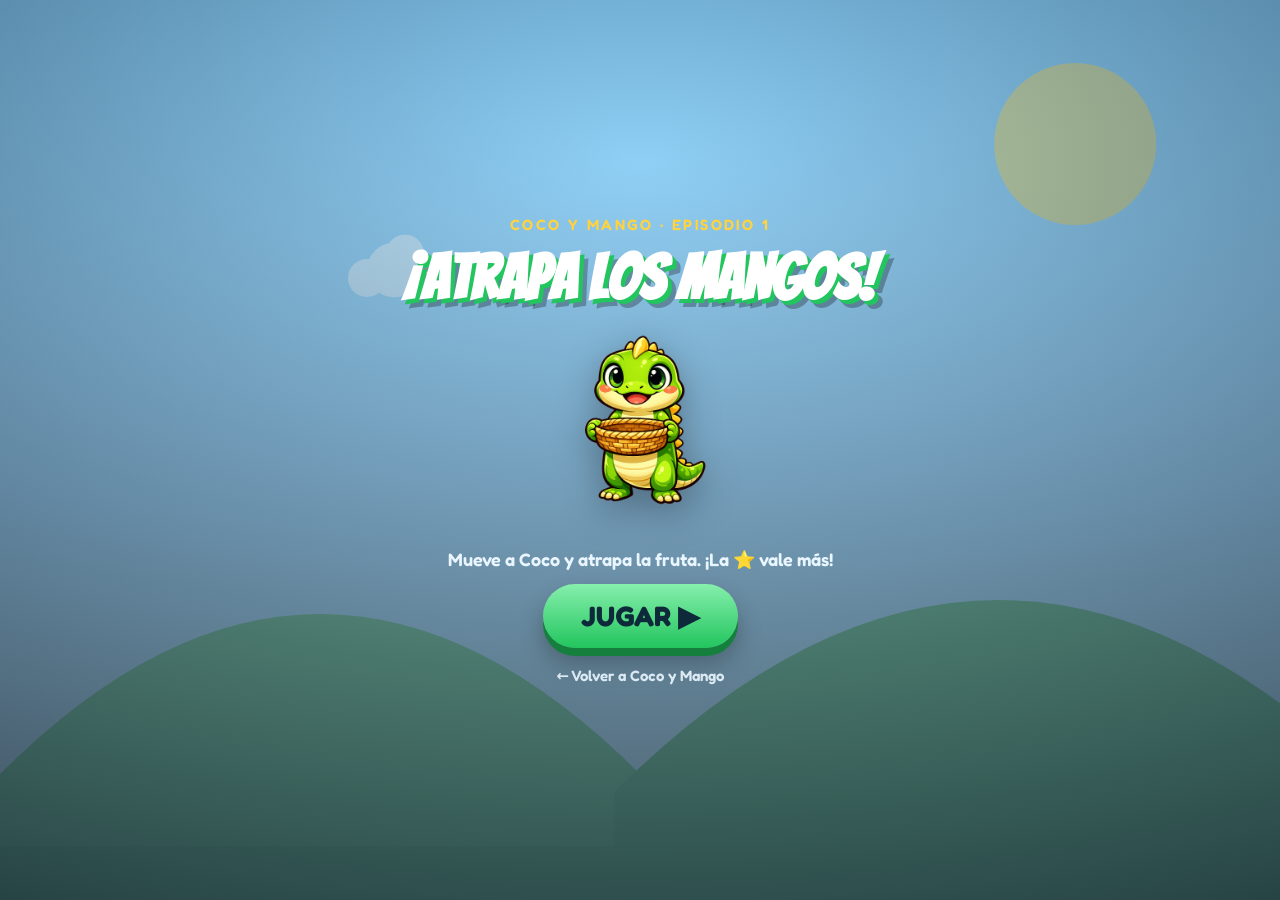
<file: juegos/atrapa-mangos.html>
<!DOCTYPE html>
<html lang="es">
<head>
  <meta charset="UTF-8">
  <meta name="viewport" content="width=device-width, initial-scale=1.0">
  <title>¡Atrapa los mangos! · Coco y Mango</title>
  <meta http-equiv="refresh" content="0; url=jugar.html?ep=1">
  <link rel="canonical" href="jugar.html?ep=1">
  <script>location.replace('jugar.html?ep=1');</script>
</head>
<body style="margin:0;background:#7cc6f2;font-family:system-ui,sans-serif;color:#fff;display:flex;min-height:100vh;align-items:center;justify-content:center">
  <a href="jugar.html?ep=1" style="color:#fff">Ir al juego →</a>
</body>
</html>
</file>
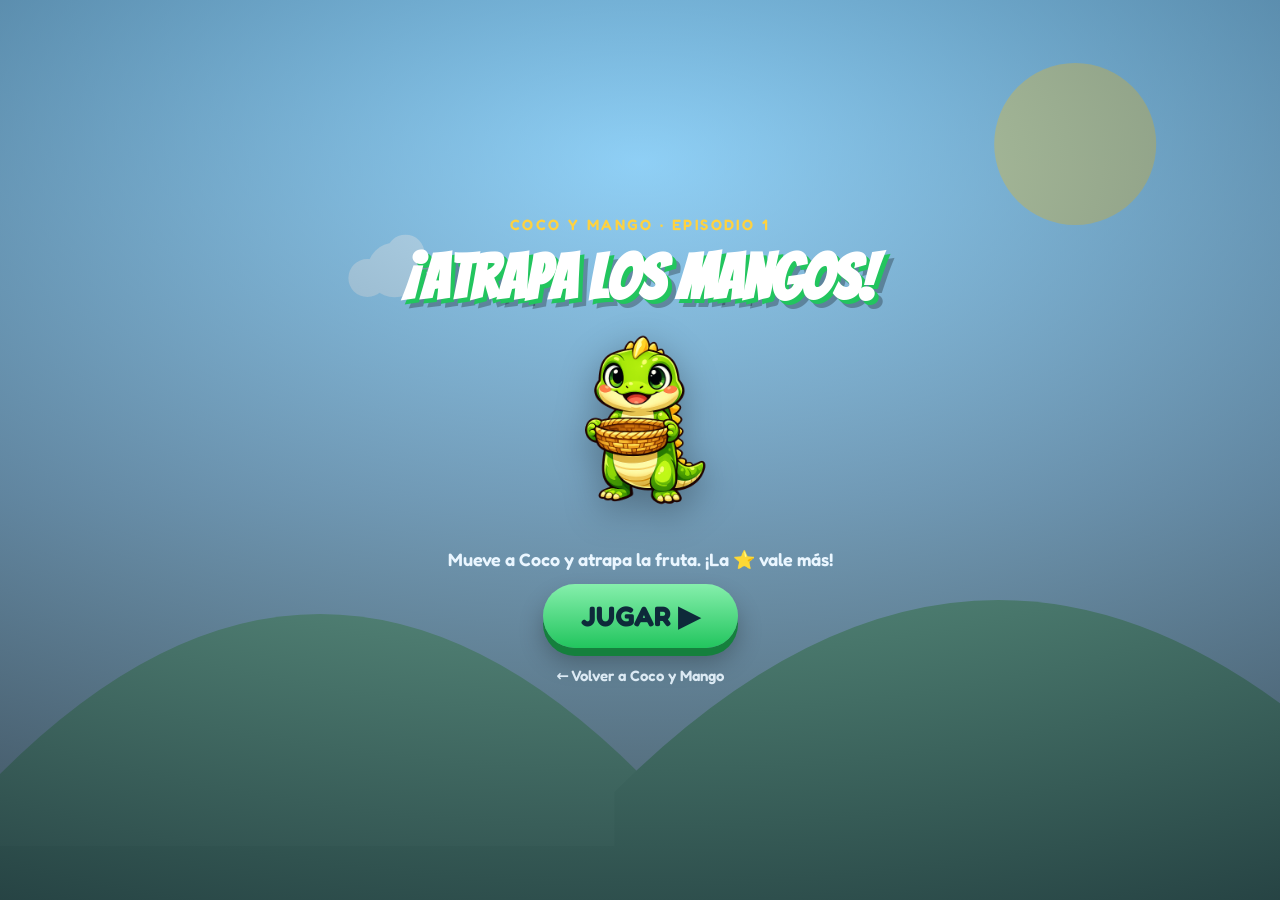
<file: juegos/jugar.html>
<!DOCTYPE html>
<html lang="es">
<head>
  <meta charset="UTF-8">
  <title>Juego · Coco y Mango</title>
  <meta name="viewport" content="width=device-width, initial-scale=1.0, maximum-scale=1.0, user-scalable=no, viewport-fit=cover">
  <meta name="theme-color" content="#7cc6f2">
  <link rel="icon" href="data:image/svg+xml,<svg xmlns='http://www.w3.org/2000/svg' viewBox='0 0 100 100'><text y='.9em' font-size='90'>🎮</text></svg>">
  <meta property="og:title" content="Juegos de Coco y Mango">
  <meta property="og:description" content="Un juego por cada historia de Coco y Mango.">
  <link rel="preconnect" href="https://fonts.googleapis.com">
  <link rel="preconnect" href="https://fonts.gstatic.com" crossorigin>
  <link href="https://fonts.googleapis.com/css2?family=Bangers&family=Fredoka:wght@400;500;600;700&display=swap" rel="stylesheet">
  <style>
    *,*::before,*::after{box-sizing:border-box;margin:0;-webkit-tap-highlight-color:transparent}
    html,body{height:100%;overflow:hidden;font-family:'Fredoka',system-ui,sans-serif;background:#7cc6f2;
      -webkit-user-select:none;user-select:none;touch-action:none}
    #game{position:fixed;inset:0;display:block;width:100%;height:100%}

    .ui{position:fixed;z-index:10}
    #hud{top:0;left:0;right:0;display:flex;align-items:center;gap:10px;padding:max(12px,env(safe-area-inset-top)) 14px 12px;pointer-events:none}
    .pill{display:inline-flex;align-items:center;gap:7px;background:rgba(255,255,255,.88);
      backdrop-filter:blur(6px);border-radius:999px;padding:7px 14px;font-weight:700;color:#0e2a3a;
      box-shadow:0 4px 14px rgba(0,0,0,.12);font-size:clamp(15px,4.5vw,20px)}
    #score{color:#b45309}#time .ico{color:#1d4ed8}#spacer{flex:1}
    #muteBtn{pointer-events:auto;cursor:pointer;border:none}#muteBtn:active{transform:scale(.9)}
    #scorePop{position:fixed;z-index:11;font-family:'Bangers';color:#fff;-webkit-text-stroke:2px #b45309;font-size:34px;opacity:0;pointer-events:none}

    /* Memory board */
    #board{position:fixed;inset:0;z-index:6;display:none;padding:80px 10px 18px;overflow:auto}
    #grid{display:grid;gap:clamp(8px,2.5vw,14px);width:min(82vw,380px);margin:0 auto;grid-template-columns:repeat(3,1fr)}
    .mcard{position:relative;aspect-ratio:1;border-radius:14px;cursor:pointer;
      transform-style:preserve-3d;transition:transform .35s cubic-bezier(.4,1.2,.5,1);}
    .mcard.flip{transform:rotateY(180deg)}
    .mface{position:absolute;inset:0;display:flex;align-items:center;justify-content:center;
      border-radius:14px;backface-visibility:hidden;-webkit-backface-visibility:hidden;
      font-size:clamp(28px,9vw,52px);box-shadow:0 5px 0 rgba(0,0,0,.18),0 10px 18px rgba(0,0,0,.18)}
    .mback{background:linear-gradient(160deg,#22c55e,#15803d);color:#fff;font-family:'Bangers';font-size:clamp(22px,7vw,40px)}
    .mfront{background:#fff;transform:rotateY(180deg)}
    .mcard.done .mfront{background:#dcfce7;box-shadow:0 0 0 3px #22c55e inset,0 5px 0 rgba(0,0,0,.1)}

    .screen{position:fixed;inset:0;z-index:20;display:flex;flex-direction:column;align-items:center;justify-content:center;
      gap:14px;text-align:center;padding:24px;background:radial-gradient(120% 90% at 50% 18%,rgba(124,198,242,.45),rgba(20,40,60,.82))}
    .screen.hidden{display:none}
    .title{font-family:'Bangers';color:#fff;line-height:.98;font-size:clamp(2.1rem,8.5vw,3.9rem);
      max-width:94vw;margin-inline:auto;overflow-wrap:break-word;
      text-shadow:4px 4px 0 #22c55e,8px 8px 0 rgba(0,0,0,.28)}
    .kick{font-weight:600;letter-spacing:.16em;text-transform:uppercase;color:#ffd23f;font-size:clamp(12px,3.4vw,15px)}
    .mascot{width:clamp(130px,34vw,210px);height:auto;filter:drop-shadow(0 10px 18px rgba(0,0,0,.3));animation:bob 2.2s ease-in-out infinite}
    @keyframes bob{0%,100%{transform:translateY(0) rotate(-2deg)}50%{transform:translateY(-12px) rotate(2deg)}}
    .how{color:#eaf6ff;font-weight:600;font-size:clamp(14px,4vw,18px);max-width:420px}
    .btn{cursor:pointer;border:none;font-family:'Fredoka';font-weight:700;color:#0e2a3a;
      background:linear-gradient(180deg,#86efac,#22c55e);border-radius:999px;padding:15px 38px;
      font-size:clamp(19px,5.5vw,28px);box-shadow:0 8px 0 #15803d,0 14px 24px rgba(0,0,0,.28);transition:transform .08s,box-shadow .08s}
    .btn:active{transform:translateY(5px);box-shadow:0 3px 0 #15803d,0 6px 12px rgba(0,0,0,.28)}
    .btn.yellow{background:linear-gradient(180deg,#ffe066,#ffb703);box-shadow:0 8px 0 #c77b00,0 14px 24px rgba(0,0,0,.28)}
    .btn.yellow:active{box-shadow:0 3px 0 #c77b00,0 6px 12px rgba(0,0,0,.28)}
    .endscore{font-family:'Bangers';color:#fff;font-size:clamp(1.8rem,8vw,3.2rem);text-shadow:3px 3px 0 #b45309}
    .stars{font-size:clamp(2.4rem,11vw,4rem);letter-spacing:6px;filter:drop-shadow(0 4px 8px rgba(0,0,0,.3))}
    .best{color:#eaf6ff;font-weight:600;font-size:clamp(13px,3.6vw,17px)}
    .back{color:#eaf6ff;text-decoration:none;font-weight:600;font-size:15px;opacity:.9;margin-top:4px}
    .row{display:flex;gap:14px;flex-wrap:wrap;justify-content:center;align-items:center}
  </style>
</head>
<body>
  <canvas id="game"></canvas>
  <div id="board"><div id="grid"></div></div>

  <div id="hud" class="ui" style="display:none">
    <span class="pill" id="score"><span class="ico" id="scoreIco">🥭</span><span id="scoreVal">0</span></span>
    <span id="spacer"></span>
    <span class="pill" id="time"><span class="ico">⏱️</span><span id="timeVal">60</span></span>
    <button class="pill" id="muteBtn" aria-label="sonido">🔊</button>
  </div>
  <div id="scorePop"></div>

  <div class="screen" id="startScreen">
    <div class="kick" id="kicker">Coco y Mango · Juego</div>
    <h1 class="title" id="gameTitle">Juego</h1>
    <img class="mascot" id="mascotImg" src="assets/coco-catcher.png" alt="Coco">
    <div class="how" id="howText">Toca JUGAR para empezar</div>
    <button class="btn" id="playBtn">JUGAR ▶</button>
    <a class="back" href="../index.html">← Volver a Coco y Mango</a>
  </div>

  <div class="screen hidden" id="endScreen">
    <h2 class="title" style="font-size:clamp(2rem,9vw,3.6rem)">¡GENIAL!</h2>
    <div class="stars" id="endStars">⭐⭐⭐</div>
    <div class="endscore" id="endMsg">¡Bien hecho!</div>
    <div class="best" id="endBest"></div>
    <div class="row">
      <button class="btn yellow" id="againBtn">¡Otra vez! ↻</button>
    </div>
    <a class="back" href="../index.html">← Más juegos</a>
  </div>

  <script>
  // ════════════ GAME DATA: one config per episode ════════════
  const PAL = {
    day:    {a:'#8fd0f5',b:'#bfe6ff',c:'#eaf7e6',ground:'#7cc36a',sun:'#ffe066'},
    snow:   {a:'#bfe3fb',b:'#e3f3ff',c:'#ffffff',ground:'#eaf3f8',sun:'#fff4c2'},
    sunset: {a:'#ff9e6d',b:'#ffc08a',c:'#ffe3b0',ground:'#b5704a',sun:'#fff0a6'},
    night:  {a:'#1b2748',b:'#2a3a66',c:'#3b4f86',ground:'#222c52',sun:'#fde68a'},
    cave:   {a:'#2b1f3a',b:'#3d2a55',c:'#523a70',ground:'#1e1530',sun:'#c8a2ff'},
    fiesta: {a:'#ff8ec7',b:'#ffc7e6',c:'#ffe9a8',ground:'#f59e0b',sun:'#fff4c2'},
    water:  {a:'#4dc3e6',b:'#9be3f0',c:'#dff7fb',ground:'#3aa6c9',sun:'#fff0a6'},
  };
  const GAMES = {
    1:{t:'catch', title:'¡Atrapa los mangos!', ico:'🥭', items:['🥭','🥥','🍓','🍌'], pal:'day',  how:'Mueve a Coco y atrapa la fruta. ¡La ⭐ vale más!'},
    2:{t:'tap',   title:'¡Toca las chispas!',  ico:'✨', items:['✨','⭐','💫','🌟'], pal:'sunset',how:'Toca las chispas que aparecen. ¡Rápido!'},
    3:{t:'catch', title:'¡Atrapa la nieve!',   ico:'❄️', items:['❄️','☃️','⛄','🌨️'], pal:'snow', how:'Mueve a Coco y atrapa los copos de nieve.'},
    4:{t:'tap',   title:'¡Encuentra a los primos!', ico:'🦎', items:['🦎','🦎','🐸','🐢'], pal:'day', how:'Toca a las lagartijas cuando aparezcan.'},
    5:{t:'catch', title:'¡Atrapa los aviones!',ico:'✈️', items:['✈️','🛩️','📄'], pal:'day', how:'Mueve a Coco y atrapa los aviones de papel.'},
    6:{t:'memory',title:'Memorama de frutas',  ico:'🍉', items:['🥥','🥭','🍓','🍌','🍉','🍍'], pal:'day', how:'Encuentra las parejas iguales.'},
    7:{t:'memory',title:'Memorama escondido',  ico:'🦎', items:['🦎','💧','🐢','🦋','🌟','🪲'], pal:'night', how:'Encuentra las parejas iguales.'},
    8:{t:'catch', title:'¡Atrapa los papalotes!', ico:'🪁', items:['🪁','🎈','🪁'], pal:'day', how:'Mueve a Coco y atrapa los papalotes.'},
    9:{t:'memory',title:'Memorama del tesoro', ico:'💎', items:['💎','🗺️','🪙','👑','🐚','⭐'], pal:'sunset', how:'Encuentra las parejas iguales.'},
    10:{t:'tap',  title:'¡Toca los barquitos!',ico:'⛵', items:['⛵','🚤','🛶'], pal:'water', how:'Toca los barquitos antes de que se vayan.'},
    11:{t:'catch',title:'¡Atrapa los tréboles!',ico:'☘️', items:['☘️','🍀','💚'], pal:'day', how:'Mueve a Coco y atrapa los tréboles de la suerte.'},
    12:{t:'tap',  title:'¡Toca los aviones!',  ico:'✈️', items:['✈️','🧳','🛫'], pal:'day', how:'Toca los aviones que despegan.'},
    13:{t:'catch',title:'¡Atrapa los boletos!',ico:'🎫', items:['🎫','🎟️','⭐'], pal:'fiesta', how:'Mueve a Coco y atrapa los boletos.'},
    14:{t:'tap',  title:'¡Toca la música!',    ico:'🎺', items:['🎺','🎸','🎵','🎶'], pal:'fiesta', how:'Toca las notas y los instrumentos.'},
    15:{t:'tap',  title:'¡Rompe la piñata!',   ico:'🪅', items:['🪅','🍬','🎉','🍭'], pal:'fiesta', how:'Toca los dulces que caen de la piñata.'},
    16:{t:'catch',title:'¡Atrapa las luciérnagas!', ico:'✨', items:['✨','💛','🟡'], pal:'night', how:'Mueve a Coco y atrapa las luciérnagas.'},
    17:{t:'catch',title:'¡Atrapa las paletas!',ico:'🍦', items:['🍦','🍧','🍭','🍨'], pal:'day', how:'Mueve a Coco y atrapa las paletas heladas.'},
    18:{t:'memory',title:'Memorama de cristales', ico:'💎', items:['💎','🔮','✨','💠','🌈','🎵'], pal:'cave', how:'Encuentra las parejas iguales.'},
    19:{t:'catch',title:'¡Atrapa los globos!', ico:'🎈', items:['🎈','🟡','🔴','🔵'], pal:'day', how:'Mueve a Coco y atrapa los globos de colores.'},
    20:{t:'tap',  title:'¡Toca los regalos!',  ico:'🎁', items:['🎁','🎂','🎉','🧁'], pal:'fiesta', how:'Toca los regalos de cumpleaños.'},
    21:{t:'catch',title:'¡Atrapa las cartas!', ico:'✉️', items:['✉️','💌','📨'], pal:'sunset', how:'Mueve a Coco y atrapa las cartas voladoras.'},
    22:{t:'catch',title:'¡Atrapa las gotas!',  ico:'💧', items:['💧','☔','🌧️'], pal:'water', how:'Mueve a Coco y atrapa las gotas de lluvia.'},
    23:{t:'tap',  title:'¡Enciende el faro!',  ico:'⭐', items:['⭐','🌟','💡','🐚'], pal:'night', how:'Toca las luces para guiar a los barcos.'},
  };

  (function(){
    const ep = Math.max(1, Math.min(23, parseInt(new URLSearchParams(location.search).get('ep')||'1',10)));
    const G = GAMES[ep] || GAMES[1];
    const pal = PAL[G.pal] || PAL.day;
    document.title = G.title + ' · Coco y Mango';
    document.getElementById('gameTitle').textContent = G.title;
    document.getElementById('howText').textContent = G.how;
    document.getElementById('scoreIco').textContent = G.t==='memory' ? '🃏' : G.ico;
    document.getElementById('kicker').textContent = 'Coco y Mango · Episodio '+ep;

    const cv=document.getElementById('game'), ctx=cv.getContext('2d');
    let W=0,H=0,DPR=1;
    function resize(){ DPR=Math.min(window.devicePixelRatio||1,2); W=innerWidth;H=innerHeight;
      cv.width=W*DPR;cv.height=H*DPR;cv.style.width=W+'px';cv.style.height=H+'px';ctx.setTransform(DPR,0,0,DPR,0,0); layout(); }
    addEventListener('resize',resize);

    const coco=new Image(); coco.src='assets/coco-catcher.png'; let cocoReady=false; coco.onload=()=>cocoReady=true;

    // audio
    let AC=null, muted=(localStorage.getItem('cym_mute')==='1');
    const muteBtn=document.getElementById('muteBtn'); muteBtn.textContent=muted?'🔇':'🔊';
    function ac(){ if(!AC){try{AC=new(window.AudioContext||window.webkitAudioContext)();}catch(e){}} return AC; }
    function blip(f,d,ty,v){ if(muted)return; const a=ac(); if(!a)return; const o=a.createOscillator(),g=a.createGain();
      o.type=ty||'sine';o.frequency.value=f;g.gain.value=v||0.18;o.connect(g);g.connect(a.destination);
      const t=a.currentTime;o.start(t);g.gain.exponentialRampToValueAtTime(0.0001,t+(d||0.16));o.stop(t+(d||0.16)+0.02); }
    const sGood=()=>{blip(620,0.10,'triangle',0.2);setTimeout(()=>blip(880,0.12,'triangle',0.2),55);};
    const sGold=()=>[660,880,1175,1568].forEach((f,i)=>setTimeout(()=>blip(f,0.12,'triangle',0.2),i*55));
    const sMiss=()=>blip(150,0.13,'sine',0.1);
    const sCheer=()=>[523,659,784,1047].forEach((f,i)=>setTimeout(()=>blip(f,0.2,'triangle',0.22),i*120));
    muteBtn.addEventListener('click',e=>{e.stopPropagation();muted=!muted;localStorage.setItem('cym_mute',muted?'1':'0');muteBtn.textContent=muted?'🔇':'🔊';if(!muted)blip(660,0.1,'triangle',0.2);});

    // shared state
    let state='start', score=0, timeLeft=60, lastT=0, elapsed=0;
    let particles=[], confetti=[];
    const bestKey='cym_best_ep'+ep;
    const best=()=>parseInt(localStorage.getItem(bestKey)||'0',10);

    // catch/tap fields
    let cocoX=0,targetX=0,cocoSize=0,cocoBottom=0,basketY=0,catchHalf=0,squash=0;
    let fruits=[], taps=[], spawnTimer=0, shake=0, keyL=false,keyR=false;

    function layout(){
      cocoSize=Math.max(110,Math.min(W*0.22,168));
      cocoBottom=H-Math.max(40,H*0.06)*0.25;
      basketY=(cocoBottom-cocoSize)+cocoSize*0.52; catchHalf=cocoSize*0.36;
      if(state!=='play'){cocoX=W/2;targetX=W/2;}
    }
    resize();

    // helpers
    function burst(x,y,color,n){for(let i=0;i<n;i++){const a=Math.random()*6.28,s=2+Math.random()*5;particles.push({x,y,vx:Math.cos(a)*s,vy:Math.sin(a)*s-2,life:1,color});}}
    function popText(x,y,txt,color){const el=document.getElementById('scorePop');el.textContent=txt;el.style.webkitTextStroke='2px '+(color||'#b45309');
      el.style.left=x+'px';el.style.top=y+'px';el.style.opacity='1';el.style.transition='none';el.style.transform='translate(-50%,0) scale(1.2)';
      requestAnimationFrame(()=>{el.style.transition='all .7s ease';el.style.opacity='0';el.style.transform='translate(-50%,-46px) scale(1)';});}
    function addScore(n){score+=n;document.getElementById('scoreVal').textContent=score;}

    // input (catch follows pointer; tap handled by clicks)
    function pointer(x){targetX=Math.max(cocoSize*0.4,Math.min(W-cocoSize*0.4,x));}
    cv.addEventListener('mousemove',e=>{if(state==='play'&&G.t==='catch')pointer(e.clientX);});
    cv.addEventListener('touchstart',e=>{if(state!=='play')return; const t=e.touches[0]; if(G.t==='catch')pointer(t.clientX); else if(G.t==='tap')tapAt(t.clientX,t.clientY);},{passive:true});
    cv.addEventListener('touchmove',e=>{if(state==='play'&&G.t==='catch')pointer(e.touches[0].clientX);},{passive:true});
    cv.addEventListener('click',e=>{if(state==='play'&&G.t==='tap')tapAt(e.clientX,e.clientY);});
    addEventListener('keydown',e=>{if(e.key==='ArrowLeft')keyL=true;if(e.key==='ArrowRight')keyR=true;});
    addEventListener('keyup',e=>{if(e.key==='ArrowLeft')keyL=false;if(e.key==='ArrowRight')keyR=false;});

    // ---------- CATCH ----------
    function spawnFruit(){const gold=Math.random()<0.06;const em=gold?'⭐':G.items[(Math.random()*G.items.length)|0];
      fruits.push({x:cocoSize*0.4+Math.random()*(W-cocoSize*0.8),y:-40,rot:Math.random()*6.28,vr:(Math.random()-0.5)*4,gold,em,sz:gold?cocoSize*0.5:cocoSize*0.46});}
    function updateCatch(dt){
      if(keyL)targetX-=W*0.9*dt;if(keyR)targetX+=W*0.9*dt;
      targetX=Math.max(cocoSize*0.4,Math.min(W-cocoSize*0.4,targetX));
      cocoX+=(targetX-cocoX)*Math.min(1,dt*14);
      if(squash>0)squash=Math.max(0,squash-dt*4); if(shake>0)shake=Math.max(0,shake-dt*3);
      const speed=150+elapsed*7, interval=Math.max(0.45,1.1-elapsed*0.012);
      spawnTimer-=dt; if(spawnTimer<=0){spawnFruit();spawnTimer=interval;}
      for(let i=fruits.length-1;i>=0;i--){const f=fruits[i];f.y+=speed*dt;f.rot+=f.vr*dt;
        if(f.y>=basketY&&f.y<=basketY+cocoSize*0.55&&Math.abs(f.x-cocoX)<=catchHalf){
          fruits.splice(i,1);const val=f.gold?3:1;addScore(val);squash=1;
          burst(f.x,basketY,f.gold?'#ffd23f':'#ff8a3d',f.gold?22:12);popText(cocoX,basketY-cocoSize*0.4,'+'+val,f.gold?'#b8860b':'#b45309');
          if(f.gold){sGold();shake=1;}else sGood(); continue;}
        if(f.y>H+50){fruits.splice(i,1);burst(f.x,H-6,'#9ad27a',5);}}
    }
    function drawCatch(){
      fruits.forEach(f=>{ctx.save();ctx.translate(f.x,f.y);ctx.rotate(f.rot);ctx.font=f.sz+'px serif';ctx.textAlign='center';ctx.textBaseline='middle';
        if(f.gold){ctx.shadowColor='#ffd23f';ctx.shadowBlur=18;}ctx.fillText(f.em,0,0);ctx.restore();});
      const sc=1-squash*0.12,w=cocoSize,h=cocoSize*sc,top=cocoBottom-h,sx=shake>0?(Math.random()-0.5)*8*shake:0;
      if(cocoReady)ctx.drawImage(coco,cocoX-w/2+sx,top,w,h);
    }

    // ---------- TAP ----------
    function updateTap(dt){
      const interval=Math.max(0.5,1.0-elapsed*0.009);
      spawnTimer-=dt; if(spawnTimer<=0){spawnTap();spawnTimer=interval;}
      for(let i=taps.length-1;i>=0;i--){const o=taps[i];o.life-=dt;o.t+=dt;
        o.scale=o.life>o.max-0.18?(o.max-o.life)/0.18:(o.life<0.22?o.life/0.22:1);
        if(o.life<=0)taps.splice(i,1);}
    }
    function spawnTap(){const r=Math.max(46,Math.min(W,H)*0.11);
      taps.push({x:r+Math.random()*(W-2*r),y:r+96+Math.random()*(H-2*r-140),r,em:G.items[(Math.random()*G.items.length)|0],life:1.6,max:1.6,t:0,scale:0});}
    function tapAt(x,y){for(let i=taps.length-1;i>=0;i--){const o=taps[i];if((x-o.x)**2+(y-o.y)**2<=(o.r*1.15)**2){
      taps.splice(i,1);addScore(1);burst(o.x,o.y,'#ffd23f',14);popText(o.x,o.y-o.r,'+1','#b45309');sGood();return;}}}
    function drawTap(){
      taps.forEach(o=>{const s=Math.max(0,o.scale);ctx.save();ctx.translate(o.x,o.y);ctx.scale(s,s);
        ctx.beginPath();ctx.arc(0,0,o.r,0,6.29);ctx.fillStyle='rgba(255,255,255,.92)';ctx.shadowColor='rgba(0,0,0,.25)';ctx.shadowBlur=12;ctx.fill();
        ctx.shadowBlur=0;ctx.font=(o.r*1.1)+'px serif';ctx.textAlign='center';ctx.textBaseline='middle';ctx.fillText(o.em,0,0);ctx.restore();});
      if(cocoReady){const s=cocoSize*0.7;ctx.drawImage(coco,W-s*0.95,H-s*0.96,s,s);}
    }

    // ---------- MEMORY ----------
    const board=document.getElementById('board'), grid=document.getElementById('grid');
    let mFirst=null, mLock=false, mMatched=0, mMoves=0, mTimer=0;
    function startMemory(){
      board.style.display='block'; grid.innerHTML=''; mFirst=null;mLock=false;mMatched=0;mMoves=0;mTimer=0;
      const set=G.items.slice(0,6); let deck=set.concat(set);
      for(let i=deck.length-1;i>0;i--){const j=(Math.random()*(i+1))|0;[deck[i],deck[j]]=[deck[j],deck[i]];}
      deck.forEach(em=>{const c=document.createElement('div');c.className='mcard';
        c.innerHTML='<div class="mface mback">🦎</div><div class="mface mfront">'+em+'</div>';
        c.dataset.em=em; c.addEventListener('click',()=>flip(c)); grid.appendChild(c);});
      document.getElementById('timeVal').textContent='0';
    }
    function flip(c){
      if(mLock||c.classList.contains('flip')||c.classList.contains('done'))return;
      c.classList.add('flip'); blip(700,0.08,'triangle',0.16);
      if(!mFirst){mFirst=c;return;}
      mMoves++;
      if(mFirst.dataset.em===c.dataset.em){
        c.classList.add('done');mFirst.classList.add('done');mFirst=null;mMatched++;
        addScore(1); sGood();
        if(mMatched>=6){ setTimeout(endGame,500); }
      } else {
        mLock=true; const a=mFirst,b=c; mFirst=null; sMiss();
        setTimeout(()=>{a.classList.remove('flip');b.classList.remove('flip');mLock=false;},700);
      }
    }

    // ---------- background ----------
    function drawBG(){
      const g=ctx.createLinearGradient(0,0,0,H);g.addColorStop(0,pal.a);g.addColorStop(.55,pal.b);g.addColorStop(1,pal.c);
      ctx.fillStyle=g;ctx.fillRect(0,0,W,H);
      ctx.save();ctx.globalAlpha=.9;ctx.fillStyle=pal.sun;ctx.beginPath();ctx.arc(W*0.84,H*0.16,Math.min(W,H)*0.09,0,6.29);ctx.fill();ctx.restore();
      const cd=(elapsed*14)%(W+260)-260; cloud(cd,H*0.18,1);cloud((cd+W*0.6)%(W+260)-130,H*0.30,.8);
      ctx.fillStyle=shade(pal.ground,12);hill(W*0.25,H*0.86,W*0.5); ctx.fillStyle=pal.ground;hill(W*0.78,H*0.88,W*0.6);
      ctx.fillStyle=pal.ground;ctx.fillRect(0,H-Math.max(40,H*0.06),W,H);
    }
    function shade(hex,p){const n=parseInt(hex.slice(1),16);let r=(n>>16)+p,g=((n>>8)&255)+p,b=(n&255)+p;
      r=Math.max(0,Math.min(255,r));g=Math.max(0,Math.min(255,g));b=Math.max(0,Math.min(255,b));return'#'+((r<<16)|(g<<8)|b).toString(16).padStart(6,'0');}
    function cloud(x,y,s){ctx.save();ctx.fillStyle='rgba(255,255,255,.85)';const r=34*s;
      ctx.beginPath();ctx.arc(x,y,r,0,6.29);ctx.arc(x+r,y+6,r*.8,0,6.29);ctx.arc(x-r,y+8,r*.7,0,6.29);ctx.arc(x+r*.4,y-r*.6,r*.7,0,6.29);ctx.fill();ctx.restore();}
    function hill(cx,by,w){ctx.beginPath();ctx.moveTo(cx-w/2,by);ctx.quadraticCurveTo(cx,by-w*.5,cx+w/2,by);ctx.lineTo(cx+w/2,H);ctx.lineTo(cx-w/2,H);ctx.closePath();ctx.fill();}
    function drawParticles(){particles.forEach(p=>{ctx.save();ctx.globalAlpha=Math.max(0,p.life);ctx.fillStyle=p.color;ctx.beginPath();ctx.arc(p.x,p.y,4+3*p.life,0,6.29);ctx.fill();ctx.restore();});}
    function drawConfetti(){confetti.forEach(c=>{ctx.save();ctx.translate(c.x,c.y);ctx.rotate(c.rot);ctx.fillStyle=c.color;ctx.fillRect(-5,-8,10,16);ctx.restore();});}

    // ---------- loop ----------
    function update(dt){
      elapsed+=dt;
      if(G.t!=='memory'){
        timeLeft-=dt; if(timeLeft<=0){timeLeft=0;return endGame();}
        document.getElementById('timeVal').textContent=Math.ceil(timeLeft);
        if(G.t==='catch')updateCatch(dt); else updateTap(dt);
      } else {
        mTimer+=dt; document.getElementById('timeVal').textContent=Math.floor(mTimer);
      }
      for(let i=particles.length-1;i>=0;i--){const p=particles[i];p.vy+=.3;p.x+=p.vx;p.y+=p.vy;p.life-=dt*1.6;if(p.life<=0)particles.splice(i,1);}
    }
    function render(){
      drawBG();
      if(state!=='start'){ if(G.t==='catch')drawCatch(); else if(G.t==='tap')drawTap(); }
      drawParticles();
      if(state==='end'){for(let i=confetti.length-1;i>=0;i--){const c=confetti[i];c.vy+=.15;c.x+=c.vx;c.y+=c.vy;c.rot+=c.vr;if(c.y>H+30)confetti.splice(i,1);} drawConfetti();}
    }
    function frame(t){const dt=Math.min(0.05,(t-lastT)/1000||0);lastT=t; if(state==='play')update(dt); else {elapsed+=dt;
      for(let i=particles.length-1;i>=0;i--){const p=particles[i];p.vy+=.3;p.x+=p.vx;p.y+=p.vy;p.life-=dt*1.6;if(p.life<=0)particles.splice(i,1);}
      for(let i=confetti.length-1;i>=0;i--){const c=confetti[i];c.vy+=.15;c.x+=c.vx;c.y+=c.vy;c.rot+=c.vr;if(c.y>H+30)confetti.splice(i,1);}}
      render();requestAnimationFrame(frame);}
    requestAnimationFrame(frame);

    // ---------- flow ----------
    const startScreen=document.getElementById('startScreen'),endScreen=document.getElementById('endScreen'),hud=document.getElementById('hud');
    function startGame(){
      ac(); score=0;timeLeft=60;elapsed=0;fruits=[];taps=[];particles=[];confetti=[];spawnTimer=0;squash=0;shake=0;cocoX=W/2;targetX=W/2;
      document.getElementById('scoreVal').textContent='0'; document.getElementById('timeVal').textContent= G.t==='memory'?'0':'60';
      state='play'; startScreen.classList.add('hidden'); endScreen.classList.add('hidden'); hud.style.display='flex';
      if(G.t==='memory') startMemory(); else board.style.display='none';
    }
    function endGame(){
      state='end'; hud.style.display='none'; board.style.display='none';
      const b=best(); let stars,msg;
      if(G.t==='memory'){ const sec=Math.floor(mTimer); stars= mMoves<=9?'⭐⭐⭐':mMoves<=14?'⭐⭐':'⭐';
        msg='¡Todas las parejas! '+sec+'s'; if(score>b)localStorage.setItem(bestKey,String(score)); }
      else { stars= score>=40?'⭐⭐⭐':score>=20?'⭐⭐':'⭐'; msg='Hiciste '+score+' '+(G.t==='catch'?G.ico:'puntos');
        const newb=Math.max(b,score); if(score>b)localStorage.setItem(bestKey,String(score));
        document.getElementById('endBest').textContent = score>b?'¡Nuevo récord! 🏆':'Tu récord: '+newb; }
      document.getElementById('endStars').textContent=stars;
      document.getElementById('endMsg').textContent=msg;
      if(G.t==='memory') document.getElementById('endBest').textContent='¡Bien jugado, '+mMoves+' intentos!';
      const cols=['#ffd23f','#ff7b54','#22c55e','#4dabf7','#f06595','#fff'];
      confetti=[];for(let i=0;i<140;i++)confetti.push({x:Math.random()*W,y:-Math.random()*H*.5,vx:(Math.random()-.5)*4,vy:Math.random()*3+1,rot:Math.random()*6.28,vr:(Math.random()-.5)*.4,color:cols[(Math.random()*cols.length)|0]});
      endScreen.classList.remove('hidden'); sCheer();
    }
    document.getElementById('playBtn').addEventListener('click',startGame);
    document.getElementById('againBtn').addEventListener('click',startGame);
    if(location.hash==='#play')setTimeout(startGame,300);
  })();
  </script>
</body>
</html>
</file>
<file: comics/comic.css>
/* Shared styling for every Coco y Mango comic page. */
*, *::before, *::after { box-sizing: border-box; margin: 0; }
:root{
  --ink:#101010;
  --paper:#fdf6e9;
  --caption:#ffe9a8;
  --coco:#22c55e;
  --mango:#f59e0b;
}
html{ scroll-behavior:smooth; -webkit-text-size-adjust:100%; }
body{
  font-family:'Comic Neue', cursive;
  background:radial-gradient(120% 80% at 50% -10%, #16271b 0%, #0e1a12 45%, #0a120d 100%);
  background-attachment:fixed;
  color:#fff; overflow-x:hidden; min-height:100vh;
}
body::before{
  content:''; position:fixed; inset:0; pointer-events:none; z-index:0;
  background-image:radial-gradient(rgba(255,255,255,0.05) 1px, transparent 1px);
  background-size:14px 14px; opacity:.6;
}

/* Top bar */
.topbar{
  position:sticky; top:0; z-index:50;
  display:flex; align-items:center; gap:12px; padding:12px 16px;
  background:rgba(10,18,13,.72); backdrop-filter:blur(14px) saturate(160%);
  border-bottom:1px solid rgba(255,255,255,.08);
}
.topbar a.back{
  display:inline-flex; align-items:center; gap:8px;
  color:#fff; text-decoration:none; font-family:'Fredoka'; font-weight:600;
  font-size:14px; padding:7px 13px; border-radius:999px;
  background:rgba(255,255,255,.08); transition:background .2s;
}
.topbar a.back:hover{ background:rgba(255,255,255,.16); }
.topbar .ep{ margin-left:auto; font-family:'Fredoka'; font-weight:600; font-size:12px;
  color:#9fe6b6; letter-spacing:.08em; text-transform:uppercase; }

/* Cover / title splash */
.cover{ position:relative; z-index:1; text-align:center; padding:48px 20px 8px; }
.cover .kicker{ font-family:'Fredoka'; font-weight:600; letter-spacing:.18em;
  text-transform:uppercase; font-size:13px; color:var(--mango); }
.cover h1{
  font-family:'Bangers'; font-weight:400; letter-spacing:.02em;
  font-size:clamp(2.4rem, 9vw, 5rem); line-height:.95; margin:6px 0 4px;
  color:#fff; text-shadow:4px 4px 0 var(--coco), 8px 8px 0 rgba(0,0,0,.35);
}
.cover .sub{ font-family:'Fredoka'; font-weight:500; color:#cfe9d8; font-size:clamp(1rem,3.5vw,1.4rem); }

/* Comic column */
.comic{ position:relative; z-index:1; max-width:880px; margin:0 auto; padding:24px 16px 8px;
  display:flex; flex-direction:column; gap:26px; }
.panel{
  position:relative; width:100%; aspect-ratio:16/9;
  border:5px solid var(--ink); border-radius:7px; overflow:hidden;
  background:#000; box-shadow:0 14px 34px rgba(0,0,0,.5);
}
.panel img{ width:100%; height:100%; object-fit:cover; display:block; }
.panel .err{
  position:absolute; inset:0; display:none; flex-direction:column; align-items:center; justify-content:center;
  gap:8px; background:#3a0d0d; color:#ffb4b4; text-align:center; padding:16px;
  font-family:'Fredoka'; font-weight:600;
}

/* Lettering */
.balloon{
  position:absolute; z-index:3;
  background:#fff; color:var(--ink);
  border:3px solid var(--ink); border-radius:20px;
  padding:9px 14px; max-width:62%;
  font-family:'Comic Neue', cursive; font-weight:700;
  font-size:clamp(.74rem, 2.5vw, 1.05rem); line-height:1.15;
  box-shadow:2px 3px 0 rgba(0,0,0,.25);
}
.balloon::after{
  content:''; position:absolute; width:0; height:0;
  border:11px solid transparent; border-top-color:#fff;
  bottom:-20px; filter:drop-shadow(0 2px 0 var(--ink));
}
.balloon.tail-l::after{ left:22px; }
.balloon.tail-r::after{ right:22px; }
.balloon.tail-c::after{ left:50%; transform:translateX(-50%); }
.balloon .who{ display:block; font-family:'Fredoka'; font-weight:700;
  font-size:.7em; text-transform:uppercase; letter-spacing:.05em; margin-bottom:1px; }
.balloon.coco .who{ color:#15803d; }
.balloon.mango .who{ color:#b45309; }
.balloon.maestra .who{ color:#7c3aed; }
.balloon.papas .who{ color:#0e7490; }

.caption{
  position:absolute; z-index:3;
  background:var(--caption); color:#3a2a08;
  border:3px solid var(--ink); border-radius:4px;
  padding:7px 11px; max-width:72%;
  font-family:'Comic Neue', cursive; font-weight:700; font-style:italic;
  font-size:clamp(.7rem, 2.3vw, .98rem); line-height:1.15;
  box-shadow:2px 3px 0 rgba(0,0,0,.25);
}
.caption.warn{ background:#fee2e2; color:#7f1d1d; font-style:normal; font-family:'Fredoka'; font-weight:700;
  text-transform:uppercase; letter-spacing:.03em; border-color:#7f1d1d; }

.sfx{
  position:absolute; z-index:4;
  font-family:'Bangers', cursive; line-height:.9;
  color:#ffd23f; -webkit-text-stroke:2px var(--ink);
  text-shadow:3px 3px 0 #e03e3e; transform:rotate(-7deg);
  letter-spacing:.02em; white-space:nowrap;
}
.sfx.big{ font-size:clamp(2.6rem, 11vw, 6rem); }
.sfx.med{ font-size:clamp(1.4rem, 6vw, 3rem); }
.sfx.sm{ font-size:clamp(1rem, 4vw, 1.7rem); color:#fff; text-shadow:2px 2px 0 #e03e3e; -webkit-text-stroke:1.5px var(--ink); transform:rotate(-4deg); }

/* Ending */
.fin{ position:relative; z-index:1; text-align:center; padding:30px 20px 14px; }
.fin .word{ font-family:'Bangers'; font-size:clamp(2rem,8vw,3.6rem); color:#fff; text-shadow:3px 3px 0 var(--mango); }
.fin .lesson{ font-family:'Comic Neue'; font-weight:700; color:#cfe9d8; max-width:540px; margin:8px auto 0; }
footer{ position:relative; z-index:1; text-align:center; padding:24px 16px 48px; color:#7fa68c;
  font-family:'Fredoka'; font-size:13px; }
footer a{ color:#9fe6b6; }
</file>
